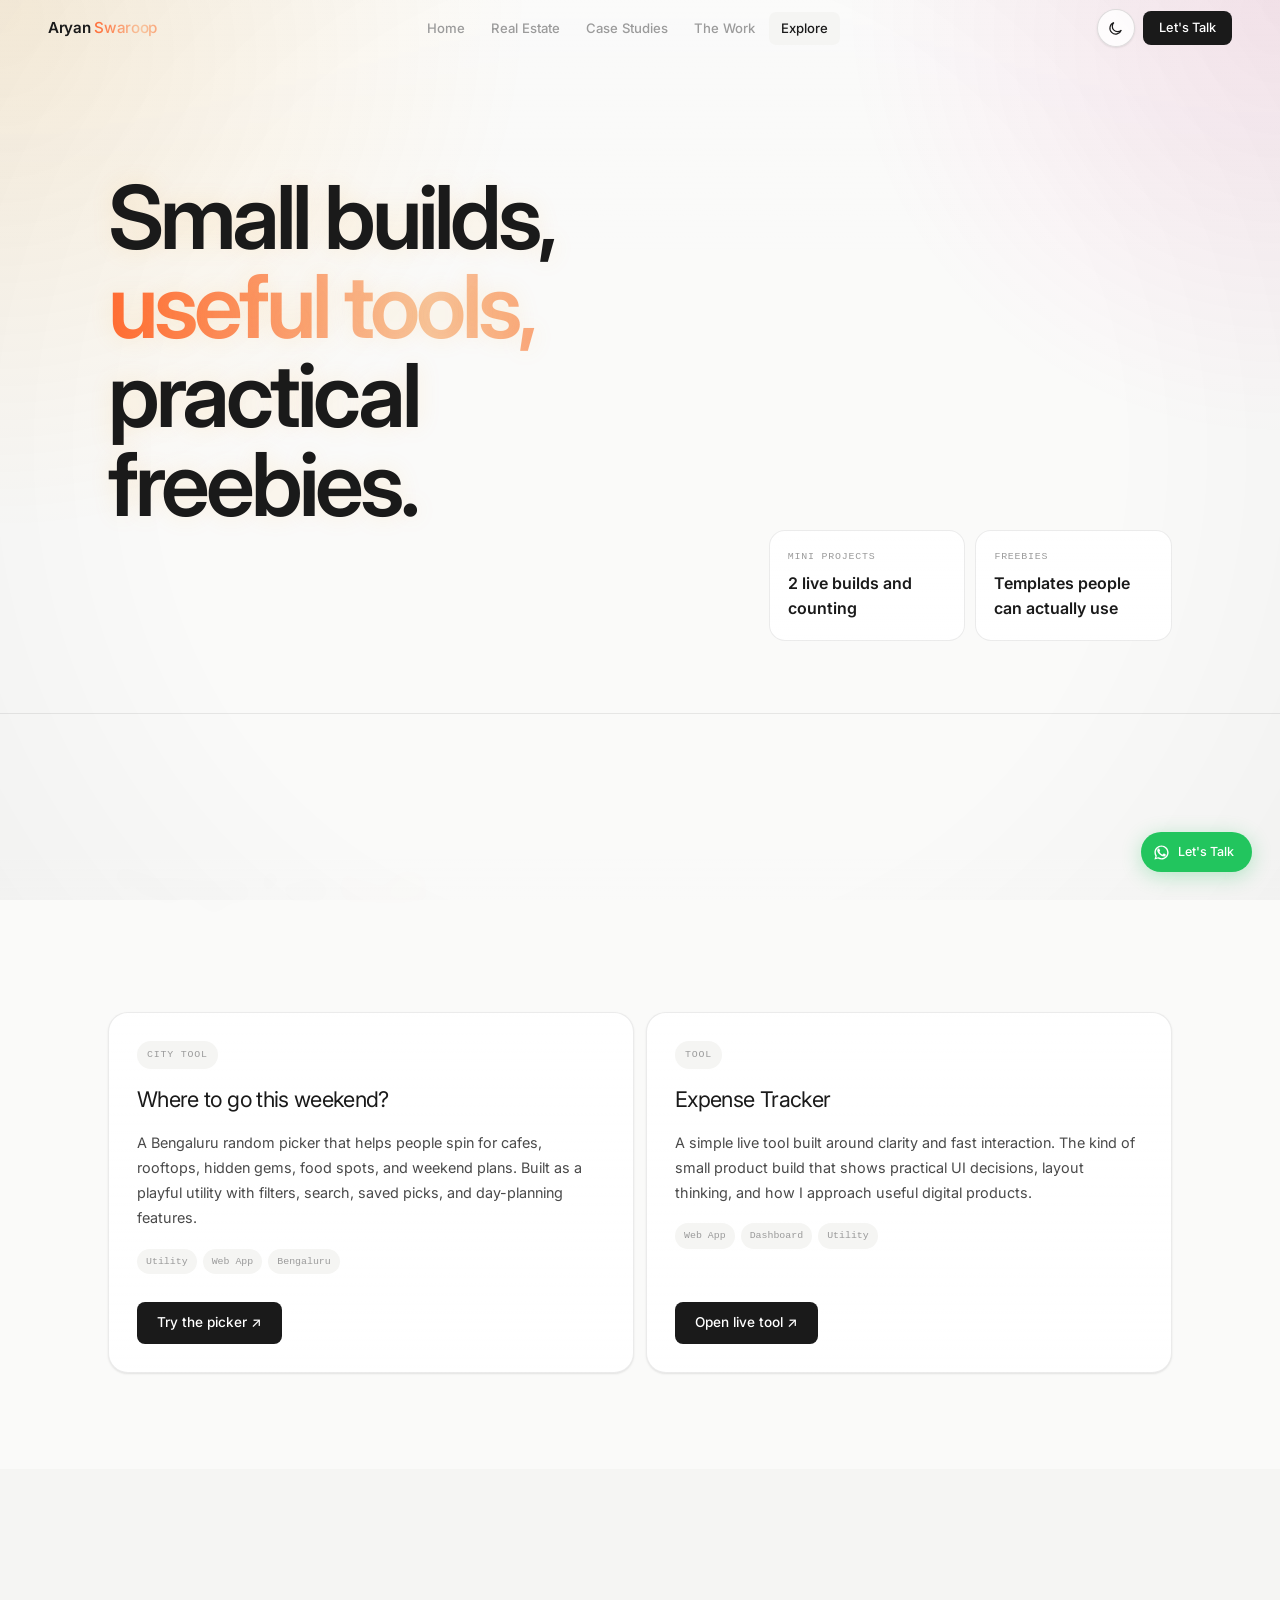
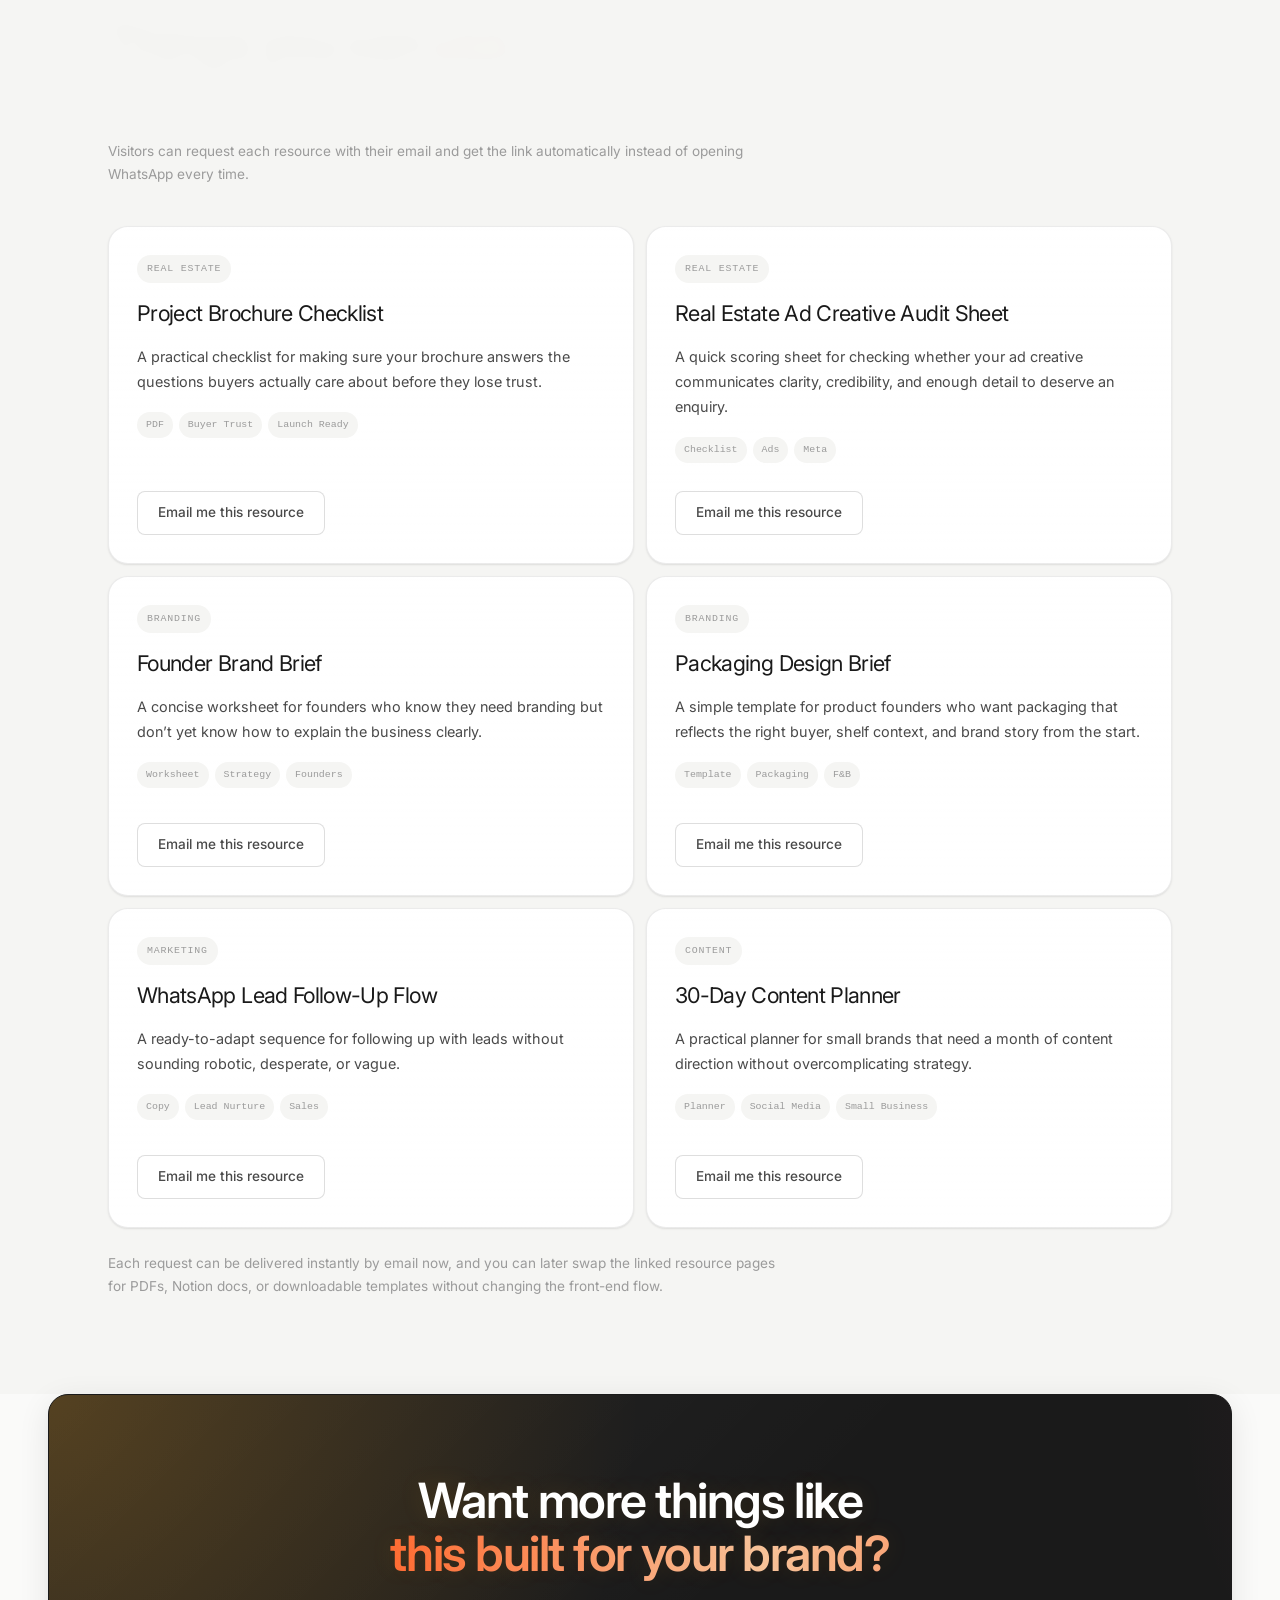
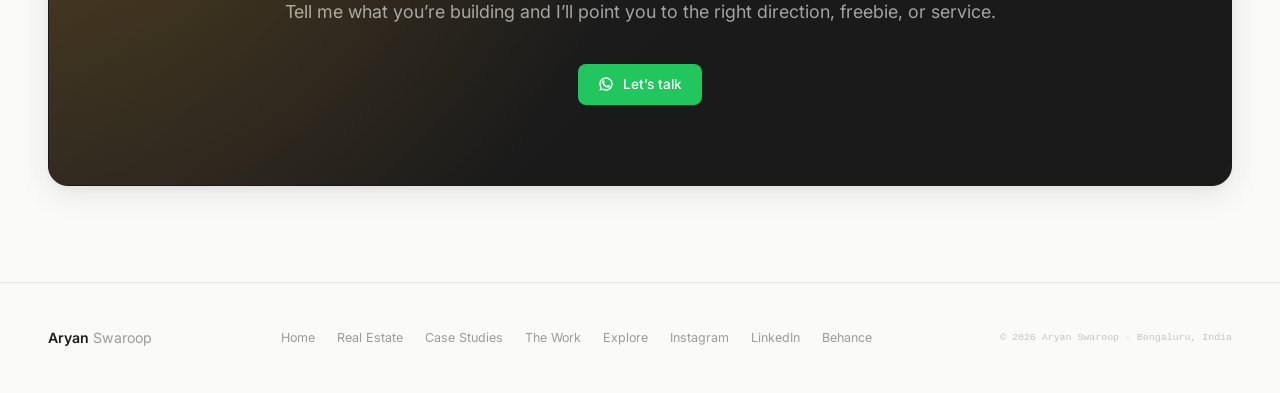
<file: explore.html>
<!DOCTYPE html>
<html lang="en">
<head>
<meta charset="UTF-8">
<meta name="viewport" content="width=device-width, initial-scale=1.0">
<meta name="description" content="Explore — mini projects, live experiments, and useful freebies by Aryan Swaroop for real estate, branding, and growing businesses.">
<meta property="og:title" content="Explore — Aryan Swaroop">
<meta property="og:description" content="Mini projects, experiments, and practical freebies.">
<title>Explore — Aryan Swaroop</title>
<link rel="icon" type="image/svg+xml" href="favicon.svg">
<link rel="preconnect" href="https://fonts.googleapis.com">
<link rel="preconnect" href="https://fonts.gstatic.com" crossorigin>
<link rel="stylesheet" href="https://fonts.googleapis.com/css2?family=Inter:ital,wght@0,300;0,400;0,500;0,600;1,400&display=swap">
<link rel="stylesheet" href="style.css">
<style>
.explore-hero{
  padding:140px var(--pad) 72px;
  border-bottom:1px solid var(--br);
}
.explore-hero-inner{
  display:grid;
  grid-template-columns:1.2fr .8fr;
  gap:56px;
  align-items:end;
}
.explore-title{
  font-size:clamp(3rem,7vw,5.5rem);
  line-height:1.01;
  letter-spacing:-.045em;
  margin-bottom:18px;
}
.explore-sub{max-width:560px;}
.explore-meta{
  display:grid;
  grid-template-columns:repeat(2,1fr);
  gap:10px;
}
.explore-meta-card{
  background:var(--bg-el);
  background-image:var(--surface-tint);
  border:1px solid var(--br);
  border-radius:16px;
  padding:18px;
}
.explore-meta-label{
  font-family:var(--mono);
  font-size:.62rem;
  letter-spacing:.08em;
  text-transform:uppercase;
  color:var(--tx3);
  margin-bottom:6px;
}
.explore-meta-value{
  font-size:1rem;
  font-weight:600;
  color:var(--tx);
}
.explore-section{padding:96px 0;}
.explore-section.alt{background:var(--bg-sub);}
.explore-grid{
  display:grid;
  grid-template-columns:repeat(2,1fr);
  gap:12px;
}
.explore-card{
  display:flex;
  flex-direction:column;
  justify-content:space-between;
  min-height:320px;
  padding:28px;
  background:var(--bg-el);
  background-image:var(--surface-tint);
  border:1px solid var(--br);
  border-radius:20px;
  box-shadow:var(--sh-sm);
  transition:transform .45s var(--ease),box-shadow .45s var(--ease),border-color .25s ease;
}
.explore-card:hover{
  transform:translateY(-8px) scale(1.01);
  box-shadow:var(--sh-hov);
  border-color:var(--br2);
}
.explore-card-top{
  display:flex;
  flex-direction:column;
  gap:18px;
}
.explore-card-kicker{
  display:inline-flex;
  align-items:center;
  gap:8px;
  width:max-content;
  font-family:var(--mono);
  font-size:.62rem;
  text-transform:uppercase;
  letter-spacing:.08em;
  color:var(--tx3);
  padding:6px 10px;
  border-radius:999px;
  background:var(--bg-sub);
}
.explore-card-title{
  font-size:1.35rem;
  line-height:1.15;
  letter-spacing:-.03em;
  color:var(--tx);
}
.explore-card-desc{
  font-size:.9rem;
  color:var(--tx2);
  line-height:1.75;
}
.explore-card-tags{
  display:flex;
  flex-wrap:wrap;
  gap:6px;
}
.explore-card-tags span{
  font-family:var(--mono);
  font-size:.62rem;
  color:var(--tx3);
  background:var(--bg-sub);
  padding:5px 9px;
  border-radius:999px;
}
.explore-card-actions{
  margin-top:28px;
  display:flex;
  gap:10px;
  flex-wrap:wrap;
}
.explore-card-link{
  display:inline-flex;
  align-items:center;
  gap:8px;
  font-family:var(--mono);
  font-size:.68rem;
  text-transform:uppercase;
  letter-spacing:.08em;
  color:var(--tx);
}
.explore-note{
  margin-top:24px;
  font-size:.85rem;
  color:var(--tx3);
  max-width:680px;
}
.resource-modal{
  position:fixed;
  inset:0;
  z-index:250;
  display:none;
  align-items:center;
  justify-content:center;
  padding:24px;
}
.resource-modal.open{display:flex;}
.resource-modal-backdrop{
  position:absolute;
  inset:0;
  background:rgba(6,4,10,.7);
  backdrop-filter:blur(10px);
}
.resource-modal-card{
  position:relative;
  width:min(520px,100%);
  background:var(--bg-el);
  background-image:var(--surface-tint);
  border:1px solid var(--br);
  border-radius:22px;
  padding:28px;
  box-shadow:var(--sh-lg);
}
.resource-modal-close{
  position:absolute;
  top:16px;
  right:16px;
  width:36px;
  height:36px;
  border-radius:999px;
  border:1px solid var(--br);
  background:var(--bg-sub);
  color:var(--tx);
}
.resource-modal-form{
  margin-top:22px;
  display:grid;
  gap:12px;
}
.resource-modal-form input{
  width:100%;
  border:1px solid var(--br);
  border-radius:12px;
  padding:14px 16px;
  background:var(--bg-sub);
  color:var(--tx);
  font:inherit;
}
.resource-modal-form input:focus{
  outline:none;
  border-color:var(--br2);
}
.resource-status{
  font-size:.82rem;
  line-height:1.6;
  color:var(--tx3);
  min-height:24px;
}
.resource-status.success{color:#2f9e44;}
body.theme-dark .resource-status.success{color:#9dffb5;}
.resource-status.error{color:#d9485f;}
.resource-meta{
  display:flex;
  gap:8px;
  flex-wrap:wrap;
  margin-top:14px;
}
.resource-meta span{
  font-family:var(--mono);
  font-size:.6rem;
  letter-spacing:.08em;
  text-transform:uppercase;
  color:var(--tx3);
  background:var(--bg-sub);
  padding:6px 10px;
  border-radius:999px;
}
@media (max-width:1024px){
  .explore-hero-inner{grid-template-columns:1fr;gap:32px;}
}
@media (max-width:768px){
  .explore-hero{padding:110px var(--pad) 48px;}
  .explore-grid{grid-template-columns:1fr;}
  .explore-meta{grid-template-columns:1fr;}
  .explore-card{min-height:auto;padding:24px;}
}
</style>
</head>
<body style="opacity:0;">

<div class="mob-overlay" id="mobOverlay">
  <button class="mob-close" id="mobClose" aria-label="Close menu">✕</button>
  <nav class="mob-nav">
    <a href="index.html" onclick="closeMob()">Home</a>
    <a href="real-estate.html" onclick="closeMob()">Real Estate</a>
    <a href="case-studies.html" onclick="closeMob()">Case Studies</a>
    <a href="work.html" onclick="closeMob()">The Work</a>
    <a href="explore.html" onclick="closeMob()">Explore</a>
    <a href="https://wa.me/916364224230?text=Hi%20Aryan%2C%20I%20found%20your%20Explore%20page%20and%20I%27d%20like%20to%20talk." target="_blank" rel="noopener" class="mob-cta" onclick="closeMob()">Let's Talk ↗</a>
  </nav>
</div>

<header class="site-header" id="siteHeader">
  <a href="index.html" class="logo">Aryan <span>Swaroop</span></a>
  <nav class="desktop-nav">
    <a href="index.html">Home</a>
    <a href="real-estate.html">Real Estate</a>
    <a href="case-studies.html">Case Studies</a>
    <a href="work.html">The Work</a>
    <a href="explore.html">Explore</a>
  </nav>
  <div class="header-right">
    <button class="theme-toggle" type="button" aria-label="Switch theme" aria-pressed="false"></button>
    <a href="https://wa.me/916364224230?text=Hi%20Aryan%2C%20I%20found%20your%20Explore%20page%20and%20I%27d%20like%20to%20talk." target="_blank" rel="noopener" class="cta-btn">Let's Talk</a>
    <button class="burger" id="burger" aria-label="Open menu"><span></span><span></span><span></span></button>
  </div>
</header>

<section class="explore-hero">
  <div class="container">
    <div class="explore-hero-inner">
      <div class="section-heading in-view">
        <span class="sec-label reveal">Explore</span>
        <h1 class="explore-title headline-glow reveal rd1" data-parallax data-parallax-speed="0.12">Small builds,<br><span class="grad-text">useful tools,</span><br>practical freebies.</h1>
        <p class="lead explore-sub reveal rd2">A lighter side of the portfolio: mini products, experiments, and free resources for real estate, brands, and founders who want practical clarity before they spend money.</p>
      </div>
      <div class="explore-meta reveal rd2">
        <div class="explore-meta-card">
          <div class="explore-meta-label">Mini Projects</div>
          <div class="explore-meta-value">2 live builds and counting</div>
        </div>
        <div class="explore-meta-card">
          <div class="explore-meta-label">Freebies</div>
          <div class="explore-meta-value">Templates people can actually use</div>
        </div>
      </div>
    </div>
  </div>
</section>

<section class="explore-section">
  <div class="container">
    <div class="section-heading reveal">
      <span class="sec-label">Mini Projects</span>
      <h2 class="headline-accent" style="margin-top:6px;margin-bottom:14px;">Things I’ve <span class="grad-text">built.</span></h2>
      <p class="lead" style="max-width:560px;">Live experiments, product ideas, and interfaces that show how I think when I’m building for utility, speed, and interaction.</p>
    </div>
    <div class="explore-grid" style="margin-top:40px;">
      <article class="explore-card reveal" data-parallax data-parallax-speed="0.05">
        <div class="explore-card-top">
          <span class="explore-card-kicker">City Tool</span>
          <div class="explore-card-title">Where to go this weekend?</div>
          <p class="explore-card-desc">A Bengaluru random picker that helps people spin for cafes, rooftops, hidden gems, food spots, and weekend plans. Built as a playful utility with filters, search, saved picks, and day-planning features.</p>
          <div class="explore-card-tags">
            <span>Utility</span>
            <span>Web App</span>
            <span>Bengaluru</span>
          </div>
        </div>
        <div class="explore-card-actions">
          <a class="btn-primary" href="https://aryanswaroopportfolio.vercel.app/" target="_blank" rel="noopener">Try the picker ↗</a>
        </div>
      </article>

      <article class="explore-card reveal rd1" data-parallax data-parallax-speed="0.08">
        <div class="explore-card-top">
          <span class="explore-card-kicker">Tool</span>
          <div class="explore-card-title">Expense Tracker</div>
          <p class="explore-card-desc">A simple live tool built around clarity and fast interaction. The kind of small product build that shows practical UI decisions, layout thinking, and how I approach useful digital products.</p>
          <div class="explore-card-tags">
            <span>Web App</span>
            <span>Dashboard</span>
            <span>Utility</span>
          </div>
        </div>
        <div class="explore-card-actions">
          <a class="btn-primary" href="https://expens-tracker-indol.vercel.app" target="_blank" rel="noopener">Open live tool ↗</a>
        </div>
      </article>
    </div>
  </div>
</section>

<section class="explore-section alt">
  <div class="container">
    <div class="section-heading reveal">
      <span class="sec-label">Freebies</span>
      <h2 class="headline-accent" style="margin-top:6px;margin-bottom:14px;">Things you can <span class="grad-text">use.</span></h2>
      <p class="lead" style="max-width:620px;">Free templates, checklists, and planning tools designed to be genuinely useful for developers, founders, and businesses before they hire anyone.</p>
      <p class="explore-note" style="margin-top:12px;">Visitors can request each resource with their email and get the link automatically instead of opening WhatsApp every time.</p>
    </div>
    <div class="explore-grid" style="margin-top:40px;">
      <article class="explore-card reveal">
        <div class="explore-card-top">
          <span class="explore-card-kicker">Real Estate</span>
          <div class="explore-card-title">Project Brochure Checklist</div>
          <p class="explore-card-desc">A practical checklist for making sure your brochure answers the questions buyers actually care about before they lose trust.</p>
          <div class="explore-card-tags">
            <span>PDF</span>
            <span>Buyer Trust</span>
            <span>Launch Ready</span>
          </div>
        </div>
        <div class="explore-card-actions">
          <button class="btn-secondary resource-trigger" type="button" data-resource-id="project-brochure-checklist" data-resource-title="Project Brochure Checklist">Email me this resource</button>
        </div>
      </article>

      <article class="explore-card reveal rd1">
        <div class="explore-card-top">
          <span class="explore-card-kicker">Real Estate</span>
          <div class="explore-card-title">Real Estate Ad Creative Audit Sheet</div>
          <p class="explore-card-desc">A quick scoring sheet for checking whether your ad creative communicates clarity, credibility, and enough detail to deserve an enquiry.</p>
          <div class="explore-card-tags">
            <span>Checklist</span>
            <span>Ads</span>
            <span>Meta</span>
          </div>
        </div>
        <div class="explore-card-actions">
          <button class="btn-secondary resource-trigger" type="button" data-resource-id="real-estate-ad-creative-audit" data-resource-title="Real Estate Ad Creative Audit Sheet">Email me this resource</button>
        </div>
      </article>

      <article class="explore-card reveal">
        <div class="explore-card-top">
          <span class="explore-card-kicker">Branding</span>
          <div class="explore-card-title">Founder Brand Brief</div>
          <p class="explore-card-desc">A concise worksheet for founders who know they need branding but don’t yet know how to explain the business clearly.</p>
          <div class="explore-card-tags">
            <span>Worksheet</span>
            <span>Strategy</span>
            <span>Founders</span>
          </div>
        </div>
        <div class="explore-card-actions">
          <button class="btn-secondary resource-trigger" type="button" data-resource-id="founder-brand-brief" data-resource-title="Founder Brand Brief">Email me this resource</button>
        </div>
      </article>

      <article class="explore-card reveal rd1">
        <div class="explore-card-top">
          <span class="explore-card-kicker">Branding</span>
          <div class="explore-card-title">Packaging Design Brief</div>
          <p class="explore-card-desc">A simple template for product founders who want packaging that reflects the right buyer, shelf context, and brand story from the start.</p>
          <div class="explore-card-tags">
            <span>Template</span>
            <span>Packaging</span>
            <span>F&amp;B</span>
          </div>
        </div>
        <div class="explore-card-actions">
          <button class="btn-secondary resource-trigger" type="button" data-resource-id="packaging-design-brief" data-resource-title="Packaging Design Brief">Email me this resource</button>
        </div>
      </article>

      <article class="explore-card reveal">
        <div class="explore-card-top">
          <span class="explore-card-kicker">Marketing</span>
          <div class="explore-card-title">WhatsApp Lead Follow-Up Flow</div>
          <p class="explore-card-desc">A ready-to-adapt sequence for following up with leads without sounding robotic, desperate, or vague.</p>
          <div class="explore-card-tags">
            <span>Copy</span>
            <span>Lead Nurture</span>
            <span>Sales</span>
          </div>
        </div>
        <div class="explore-card-actions">
          <button class="btn-secondary resource-trigger" type="button" data-resource-id="whatsapp-lead-follow-up-flow" data-resource-title="WhatsApp Lead Follow-Up Flow">Email me this resource</button>
        </div>
      </article>

      <article class="explore-card reveal rd1">
        <div class="explore-card-top">
          <span class="explore-card-kicker">Content</span>
          <div class="explore-card-title">30-Day Content Planner</div>
          <p class="explore-card-desc">A practical planner for small brands that need a month of content direction without overcomplicating strategy.</p>
          <div class="explore-card-tags">
            <span>Planner</span>
            <span>Social Media</span>
            <span>Small Business</span>
          </div>
        </div>
        <div class="explore-card-actions">
          <button class="btn-secondary resource-trigger" type="button" data-resource-id="30-day-content-planner" data-resource-title="30-Day Content Planner">Email me this resource</button>
        </div>
      </article>
    </div>
    <p class="explore-note reveal">Each request can be delivered instantly by email now, and you can later swap the linked resource pages for PDFs, Notion docs, or downloadable templates without changing the front-end flow.</p>
  </div>
</section>

<div class="cta-band reveal">
  <h2 class="headline-glow">Want more things like<br><span class="grad-text">this built for your brand?</span></h2>
  <p class="lead">Tell me what you’re building and I’ll point you to the right direction, freebie, or service.</p>
  <a href="https://wa.me/916364224230?text=Hi%20Aryan%2C%20I%20went%20through%20your%20Explore%20page%20and%20I%27d%20like%20to%20discuss%20a%20project." target="_blank" rel="noopener" class="btn-wa">
    <svg viewBox="0 0 24 24" fill="white" width="16" height="16"><path d="M17.472 14.382c-.297-.149-1.758-.867-2.03-.967-.273-.099-.471-.148-.67.15-.197.297-.767.966-.94 1.164-.173.199-.347.223-.644.075-.297-.15-1.255-.463-2.39-1.475-.883-.788-1.48-1.761-1.653-2.059-.173-.297-.018-.458.13-.606.134-.133.298-.347.446-.52.149-.174.198-.298.298-.497.099-.198.05-.371-.025-.52-.075-.149-.669-1.612-.916-2.207-.242-.579-.487-.5-.669-.51-.173-.008-.371-.01-.57-.01-.198 0-.52.074-.792.372-.272.297-1.04 1.016-1.04 2.479 0 1.462 1.065 2.875 1.213 3.074.149.198 2.096 3.2 5.077 4.487.709.306 1.262.489 1.694.625.712.227 1.36.195 1.871.118.571-.085 1.758-.719 2.006-1.413.248-.694.248-1.289.173-1.413-.074-.124-.272-.198-.57-.347z"/><path d="M12 2C6.477 2 2 6.477 2 12c0 1.89.525 3.66 1.438 5.168L2 22l4.978-1.405A9.96 9.96 0 0012 22c5.523 0 10-4.477 10-10S17.523 2 12 2zm0 18a7.96 7.96 0 01-4.076-1.125l-.292-.174-3.035.857.844-3.083-.19-.3A7.96 7.96 0 014 12c0-4.411 3.589-8 8-8s8 3.589 8 8-3.589 8-8 8z"/></svg>
    Let’s talk
  </a>
</div>

<footer class="site-footer">
  <div class="footer-logo">Aryan <span>Swaroop</span></div>
  <nav class="footer-links">
    <a href="index.html">Home</a>
    <a href="real-estate.html">Real Estate</a>
    <a href="case-studies.html">Case Studies</a>
    <a href="work.html">The Work</a>
    <a href="explore.html">Explore</a>
    <a href="https://www.instagram.com/arya.nswaroop/" target="_blank" rel="noopener">Instagram</a>
    <a href="https://www.linkedin.com/in/aryanswaroop/" target="_blank" rel="noopener">LinkedIn</a>
    <a href="https://www.behance.net/Aryan-swaroop" target="_blank" rel="noopener">Behance</a>
  </nav>
  <p class="footer-copy">© 2026 Aryan Swaroop · Bengaluru, India</p>
</footer>

<a href="https://wa.me/916364224230?text=Hi%20Aryan%2C%20I%20found%20your%20Explore%20page%20and%20I%27d%20like%20to%20talk." target="_blank" rel="noopener" class="wa-fab" aria-label="WhatsApp">
  <svg viewBox="0 0 24 24" fill="white"><path d="M17.472 14.382c-.297-.149-1.758-.867-2.03-.967-.273-.099-.471-.148-.67.15-.197.297-.767.966-.94 1.164-.173.199-.347.223-.644.075-.297-.15-1.255-.463-2.39-1.475-.883-.788-1.48-1.761-1.653-2.059-.173-.297-.018-.458.13-.606.134-.133.298-.347.446-.52.149-.174.198-.298.298-.497.099-.198.05-.371-.025-.52-.075-.149-.669-1.612-.916-2.207-.242-.579-.487-.5-.669-.51-.173-.008-.371-.01-.57-.01-.198 0-.52.074-.792.372-.272.297-1.04 1.016-1.04 2.479 0 1.462 1.065 2.875 1.213 3.074.149.198 2.096 3.2 5.077 4.487.709.306 1.262.489 1.694.625.712.227 1.36.195 1.871.118.571-.085 1.758-.719 2.006-1.413.248-.694.248-1.289.173-1.413-.074-.124-.272-.198-.57-.347z"/><path d="M12 2C6.477 2 2 6.477 2 12c0 1.89.525 3.66 1.438 5.168L2 22l4.978-1.405A9.96 9.96 0 0012 22c5.523 0 10-4.477 10-10S17.523 2 12 2zm0 18a7.96 7.96 0 01-4.076-1.125l-.292-.174-3.035.857.844-3.083-.19-.3A7.96 7.96 0 014 12c0-4.411 3.589-8 8-8s8 3.589 8 8-3.589 8-8 8z"/></svg>
  <span class="wa-fab-label">Let's Talk</span>
</a>

<div class="resource-modal" id="resourceModal" aria-hidden="true">
  <div class="resource-modal-backdrop" id="resourceModalBackdrop"></div>
  <div class="resource-modal-card">
    <button class="resource-modal-close" id="resourceModalClose" type="button" aria-label="Close form">✕</button>
    <span class="sec-label" style="margin-bottom:8px;">Instant Resource Delivery</span>
    <h3 id="resourceModalTitle" style="margin-bottom:10px;">Get this resource by email</h3>
    <p style="font-size:.9rem;color:var(--tx2);line-height:1.7;">Enter your email and the resource link will be sent automatically. You can later swap the linked page for a PDF or tool download without changing this flow.</p>
    <div class="resource-meta">
      <span>No WhatsApp required</span>
      <span>Delivered automatically</span>
      <span>Works with Vercel + email API</span>
    </div>
    <form class="resource-modal-form" id="resourceForm">
      <input type="text" id="resourceName" name="name" placeholder="Your name (optional)">
      <input type="email" id="resourceEmail" name="email" placeholder="Your email address" required>
      <input type="hidden" id="resourceId" name="resourceId">
      <button class="btn-primary" type="submit">Send it to my inbox</button>
      <div class="resource-status" id="resourceStatus"></div>
    </form>
  </div>
</div>

<script src="shared.js"></script>
<script>
(function(){
  var modal=document.getElementById('resourceModal');
  var modalTitle=document.getElementById('resourceModalTitle');
  var backdrop=document.getElementById('resourceModalBackdrop');
  var closeBtn=document.getElementById('resourceModalClose');
  var form=document.getElementById('resourceForm');
  var resourceId=document.getElementById('resourceId');
  var resourceEmail=document.getElementById('resourceEmail');
  var status=document.getElementById('resourceStatus');

  function openModal(id,title){
    resourceId.value=id;
    modalTitle.textContent='Get "'+title+'" by email';
    status.textContent='';
    status.className='resource-status';
    modal.classList.add('open');
    modal.setAttribute('aria-hidden','false');
    document.body.classList.add('no-scroll');
    setTimeout(function(){resourceEmail.focus();},30);
  }

  function closeModal(){
    modal.classList.remove('open');
    modal.setAttribute('aria-hidden','true');
    document.body.classList.remove('no-scroll');
    form.reset();
    status.textContent='';
    status.className='resource-status';
  }

  document.querySelectorAll('.resource-trigger').forEach(function(btn){
    btn.addEventListener('click',function(){
      openModal(btn.dataset.resourceId,btn.dataset.resourceTitle);
    });
  });

  backdrop.addEventListener('click',closeModal);
  closeBtn.addEventListener('click',closeModal);
  document.addEventListener('keydown',function(e){
    if(e.key==='Escape'&&modal.classList.contains('open')) closeModal();
  });

  form.addEventListener('submit',async function(e){
    e.preventDefault();
    status.textContent='Sending your resource...';
    status.className='resource-status';
    try{
      var res=await fetch('/api/send-resource',{
        method:'POST',
        headers:{'Content-Type':'application/json'},
        body:JSON.stringify({
          name:document.getElementById('resourceName').value.trim(),
          email:resourceEmail.value.trim(),
          resourceId:resourceId.value
        })
      });
      var data=await res.json();
      if(!res.ok) throw new Error(data.error||'Could not send the resource right now.');
      status.textContent='Done. Check your inbox for the resource link.';
      status.className='resource-status success';
      setTimeout(closeModal,1800);
    }catch(err){
      status.textContent=err.message||'Something went wrong. Please try again.';
      status.className='resource-status error';
    }
  });
})();
</script>
</body>
</html>
</file>
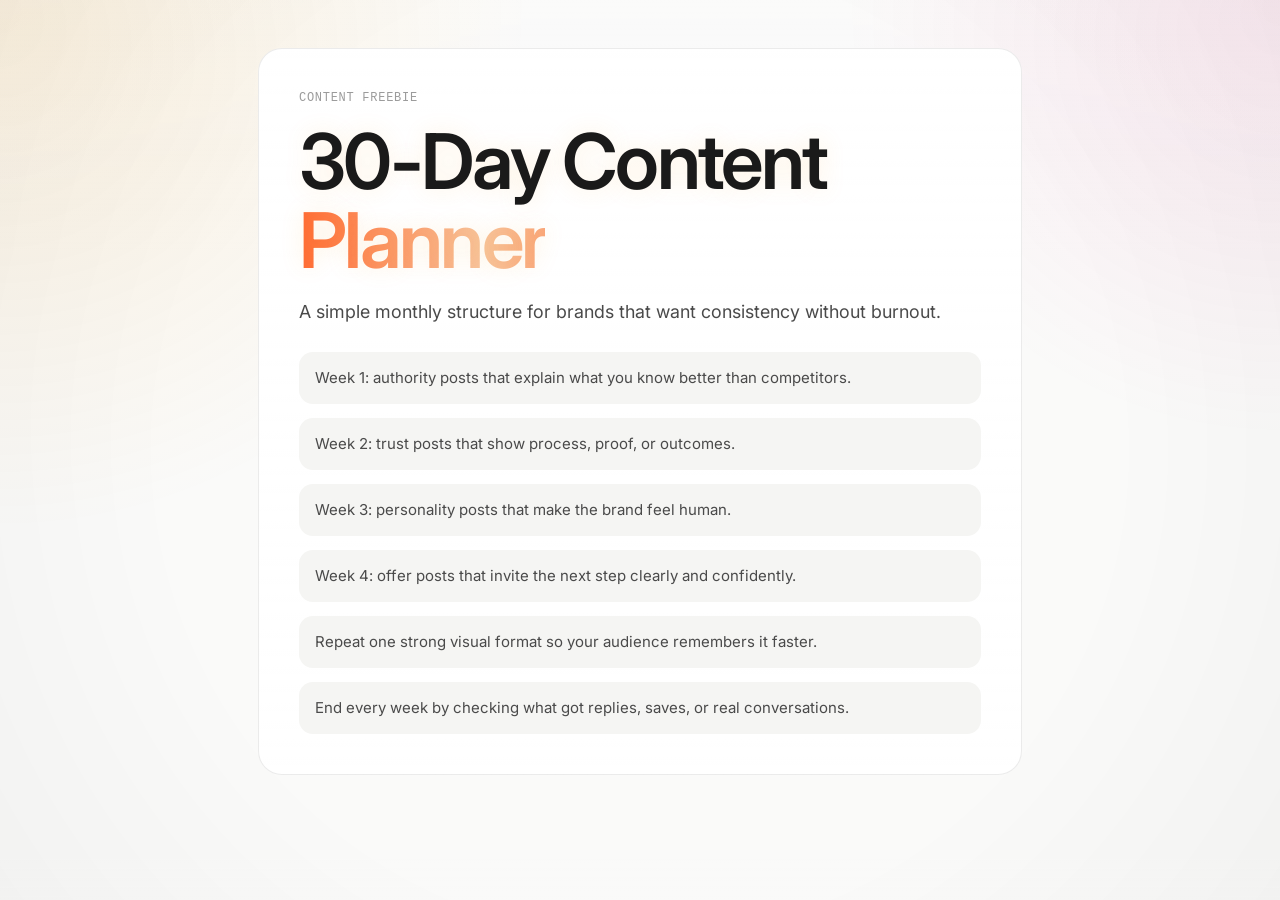
<file: resources/30-day-content-planner.html>
<!DOCTYPE html>
<html lang="en"><head><meta charset="UTF-8"><meta name="viewport" content="width=device-width, initial-scale=1.0"><title>30-Day Content Planner</title><link rel="stylesheet" href="../style.css"><style>body{opacity:1;padding:48px 0;}.resource-page{max-width:860px;margin:0 auto;padding:0 var(--pad);}.resource-card{background:var(--bg-el);background-image:var(--surface-tint);border:1px solid var(--br);border-radius:24px;padding:40px;}.resource-list{display:grid;gap:14px;margin-top:24px;}.resource-item{padding:14px 16px;border-radius:14px;background:var(--bg-sub);color:var(--tx2);}</style></head><body><div class="resource-page"><div class="resource-card"><span class="sec-label">Content Freebie</span><h1 class="headline-glow">30-Day Content <span class="grad-text">Planner</span></h1><p class="lead" style="margin-top:16px;">A simple monthly structure for brands that want consistency without burnout.</p><div class="resource-list"><div class="resource-item">Week 1: authority posts that explain what you know better than competitors.</div><div class="resource-item">Week 2: trust posts that show process, proof, or outcomes.</div><div class="resource-item">Week 3: personality posts that make the brand feel human.</div><div class="resource-item">Week 4: offer posts that invite the next step clearly and confidently.</div><div class="resource-item">Repeat one strong visual format so your audience remembers it faster.</div><div class="resource-item">End every week by checking what got replies, saves, or real conversations.</div></div></div></div></body></html>
</file>
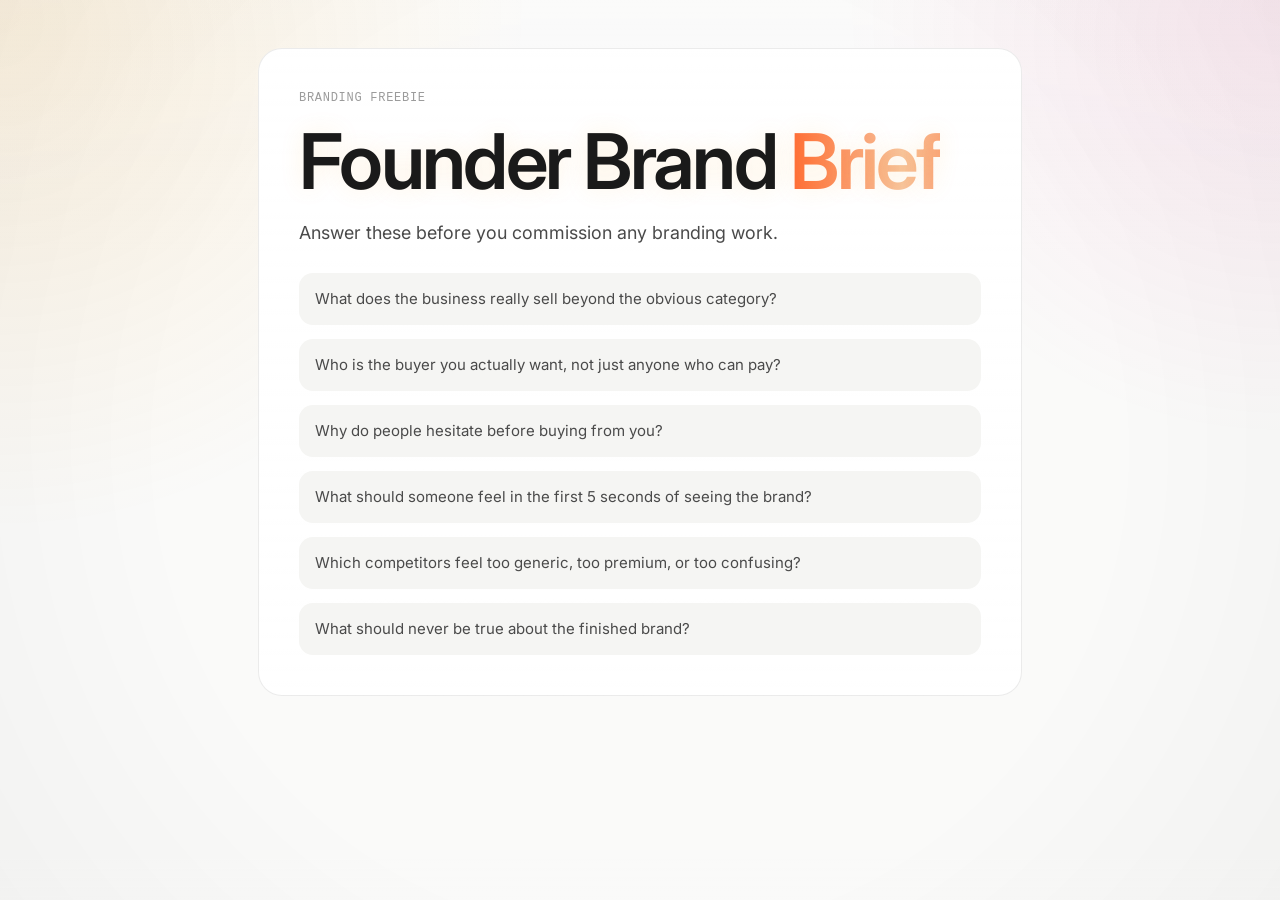
<file: resources/founder-brand-brief.html>
<!DOCTYPE html>
<html lang="en"><head><meta charset="UTF-8"><meta name="viewport" content="width=device-width, initial-scale=1.0"><title>Founder Brand Brief</title><link rel="stylesheet" href="../style.css"><style>body{opacity:1;padding:48px 0;}.resource-page{max-width:860px;margin:0 auto;padding:0 var(--pad);}.resource-card{background:var(--bg-el);background-image:var(--surface-tint);border:1px solid var(--br);border-radius:24px;padding:40px;}.resource-list{display:grid;gap:14px;margin-top:24px;}.resource-item{padding:14px 16px;border-radius:14px;background:var(--bg-sub);color:var(--tx2);}</style></head><body><div class="resource-page"><div class="resource-card"><span class="sec-label">Branding Freebie</span><h1 class="headline-glow">Founder Brand <span class="grad-text">Brief</span></h1><p class="lead" style="margin-top:16px;">Answer these before you commission any branding work.</p><div class="resource-list"><div class="resource-item">What does the business really sell beyond the obvious category?</div><div class="resource-item">Who is the buyer you actually want, not just anyone who can pay?</div><div class="resource-item">Why do people hesitate before buying from you?</div><div class="resource-item">What should someone feel in the first 5 seconds of seeing the brand?</div><div class="resource-item">Which competitors feel too generic, too premium, or too confusing?</div><div class="resource-item">What should never be true about the finished brand?</div></div></div></div></body></html>
</file>
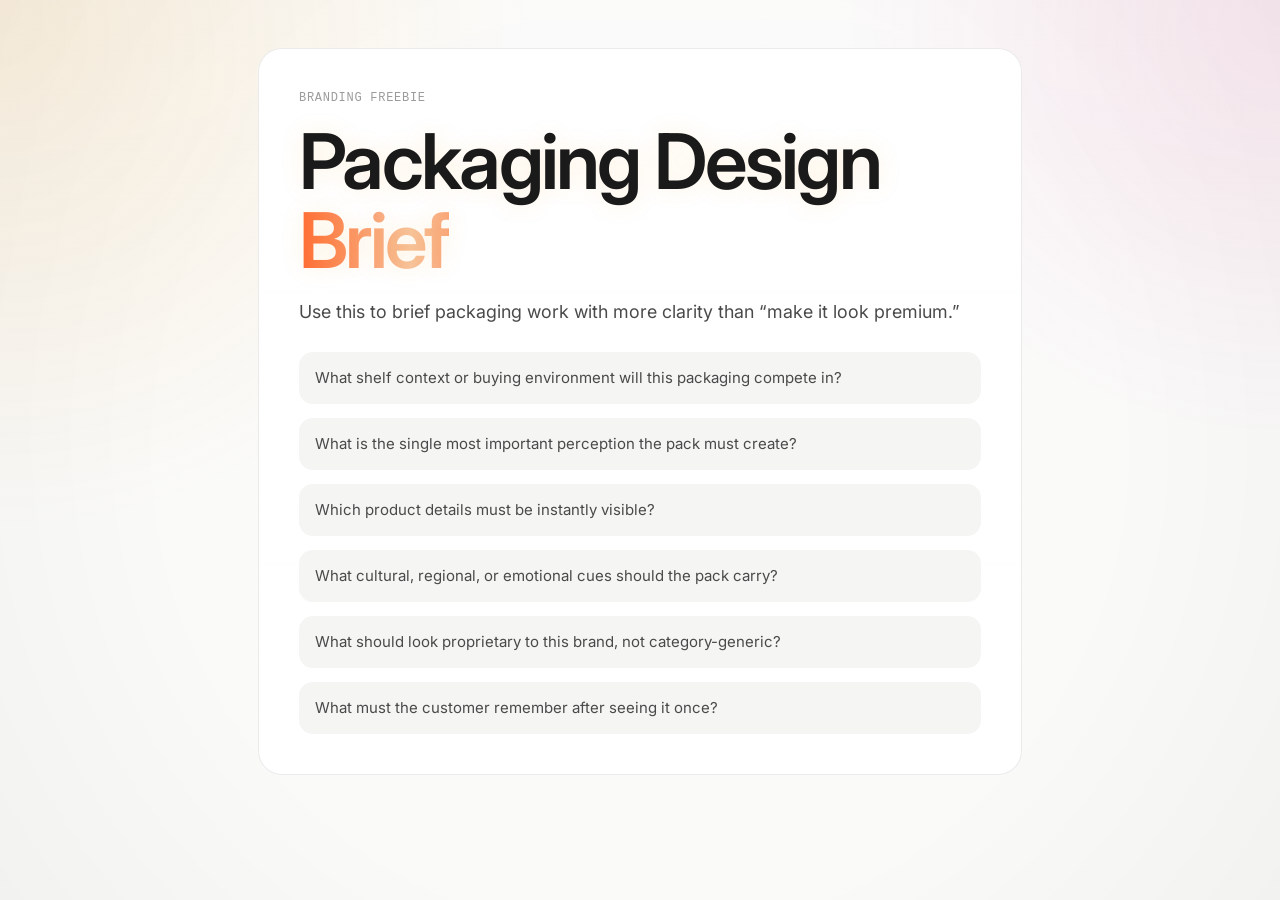
<file: resources/packaging-design-brief.html>
<!DOCTYPE html>
<html lang="en"><head><meta charset="UTF-8"><meta name="viewport" content="width=device-width, initial-scale=1.0"><title>Packaging Design Brief</title><link rel="stylesheet" href="../style.css"><style>body{opacity:1;padding:48px 0;}.resource-page{max-width:860px;margin:0 auto;padding:0 var(--pad);}.resource-card{background:var(--bg-el);background-image:var(--surface-tint);border:1px solid var(--br);border-radius:24px;padding:40px;}.resource-list{display:grid;gap:14px;margin-top:24px;}.resource-item{padding:14px 16px;border-radius:14px;background:var(--bg-sub);color:var(--tx2);}</style></head><body><div class="resource-page"><div class="resource-card"><span class="sec-label">Branding Freebie</span><h1 class="headline-glow">Packaging Design <span class="grad-text">Brief</span></h1><p class="lead" style="margin-top:16px;">Use this to brief packaging work with more clarity than “make it look premium.”</p><div class="resource-list"><div class="resource-item">What shelf context or buying environment will this packaging compete in?</div><div class="resource-item">What is the single most important perception the pack must create?</div><div class="resource-item">Which product details must be instantly visible?</div><div class="resource-item">What cultural, regional, or emotional cues should the pack carry?</div><div class="resource-item">What should look proprietary to this brand, not category-generic?</div><div class="resource-item">What must the customer remember after seeing it once?</div></div></div></div></body></html>
</file>
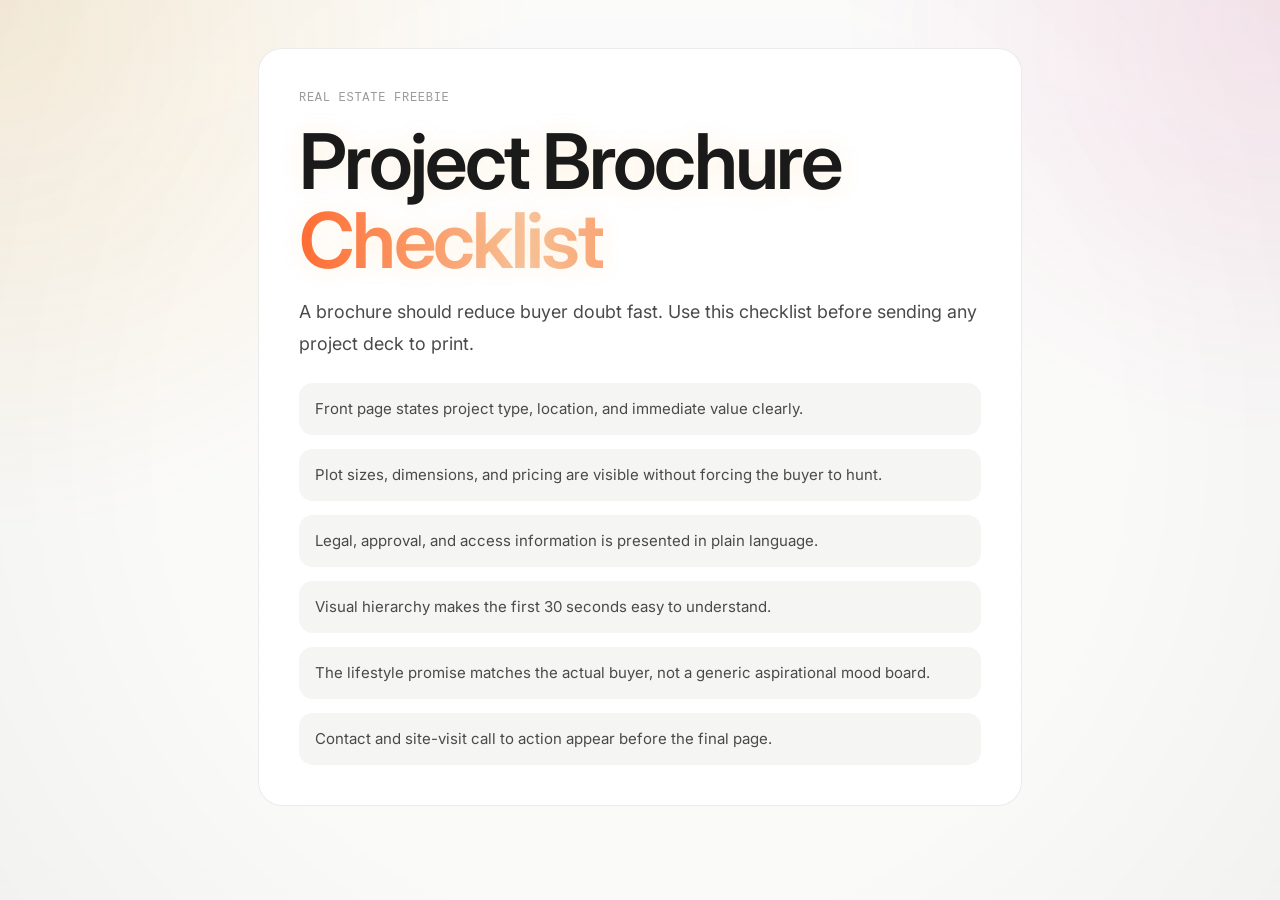
<file: resources/project-brochure-checklist.html>
<!DOCTYPE html>
<html lang="en">
<head>
<meta charset="UTF-8">
<meta name="viewport" content="width=device-width, initial-scale=1.0">
<title>Project Brochure Checklist</title>
<link rel="stylesheet" href="../style.css">
<style>
body{opacity:1;padding:48px 0;}
.resource-page{max-width:860px;margin:0 auto;padding:0 var(--pad);}
.resource-card{background:var(--bg-el);background-image:var(--surface-tint);border:1px solid var(--br);border-radius:24px;padding:40px;}
.resource-list{display:grid;gap:14px;margin-top:24px;}
.resource-item{padding:14px 16px;border-radius:14px;background:var(--bg-sub);color:var(--tx2);}
</style>
</head>
<body>
<div class="resource-page">
  <div class="resource-card">
    <span class="sec-label">Real Estate Freebie</span>
    <h1 class="headline-glow">Project Brochure <span class="grad-text">Checklist</span></h1>
    <p class="lead" style="margin-top:16px;">A brochure should reduce buyer doubt fast. Use this checklist before sending any project deck to print.</p>
    <div class="resource-list">
      <div class="resource-item">Front page states project type, location, and immediate value clearly.</div>
      <div class="resource-item">Plot sizes, dimensions, and pricing are visible without forcing the buyer to hunt.</div>
      <div class="resource-item">Legal, approval, and access information is presented in plain language.</div>
      <div class="resource-item">Visual hierarchy makes the first 30 seconds easy to understand.</div>
      <div class="resource-item">The lifestyle promise matches the actual buyer, not a generic aspirational mood board.</div>
      <div class="resource-item">Contact and site-visit call to action appear before the final page.</div>
    </div>
  </div>
</div>
</body>
</html>
</file>
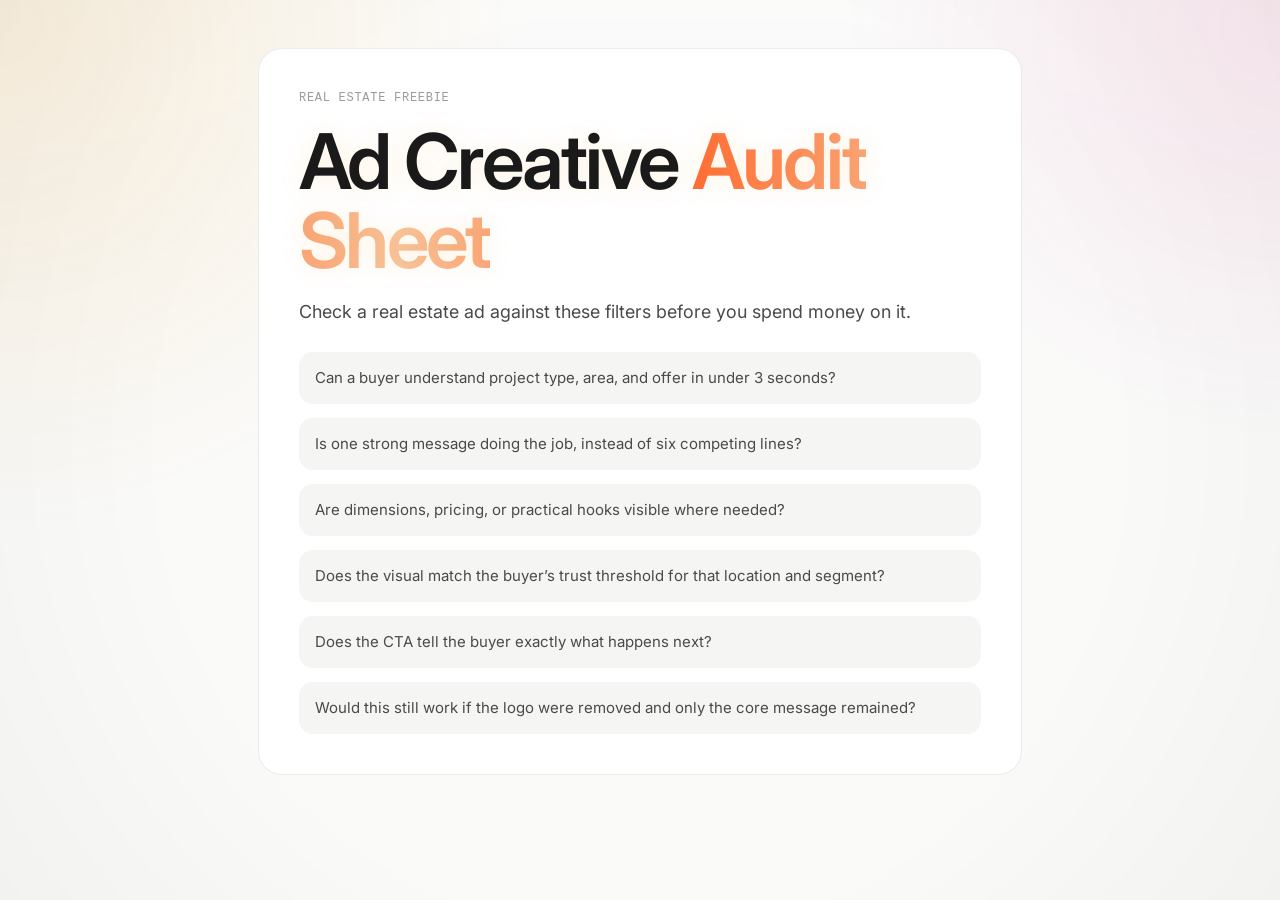
<file: resources/real-estate-ad-creative-audit.html>
<!DOCTYPE html>
<html lang="en"><head><meta charset="UTF-8"><meta name="viewport" content="width=device-width, initial-scale=1.0"><title>Real Estate Ad Creative Audit</title><link rel="stylesheet" href="../style.css"><style>body{opacity:1;padding:48px 0;}.resource-page{max-width:860px;margin:0 auto;padding:0 var(--pad);}.resource-card{background:var(--bg-el);background-image:var(--surface-tint);border:1px solid var(--br);border-radius:24px;padding:40px;}.resource-list{display:grid;gap:14px;margin-top:24px;}.resource-item{padding:14px 16px;border-radius:14px;background:var(--bg-sub);color:var(--tx2);}</style></head><body><div class="resource-page"><div class="resource-card"><span class="sec-label">Real Estate Freebie</span><h1 class="headline-glow">Ad Creative <span class="grad-text">Audit Sheet</span></h1><p class="lead" style="margin-top:16px;">Check a real estate ad against these filters before you spend money on it.</p><div class="resource-list"><div class="resource-item">Can a buyer understand project type, area, and offer in under 3 seconds?</div><div class="resource-item">Is one strong message doing the job, instead of six competing lines?</div><div class="resource-item">Are dimensions, pricing, or practical hooks visible where needed?</div><div class="resource-item">Does the visual match the buyer’s trust threshold for that location and segment?</div><div class="resource-item">Does the CTA tell the buyer exactly what happens next?</div><div class="resource-item">Would this still work if the logo were removed and only the core message remained?</div></div></div></div></body></html>
</file>
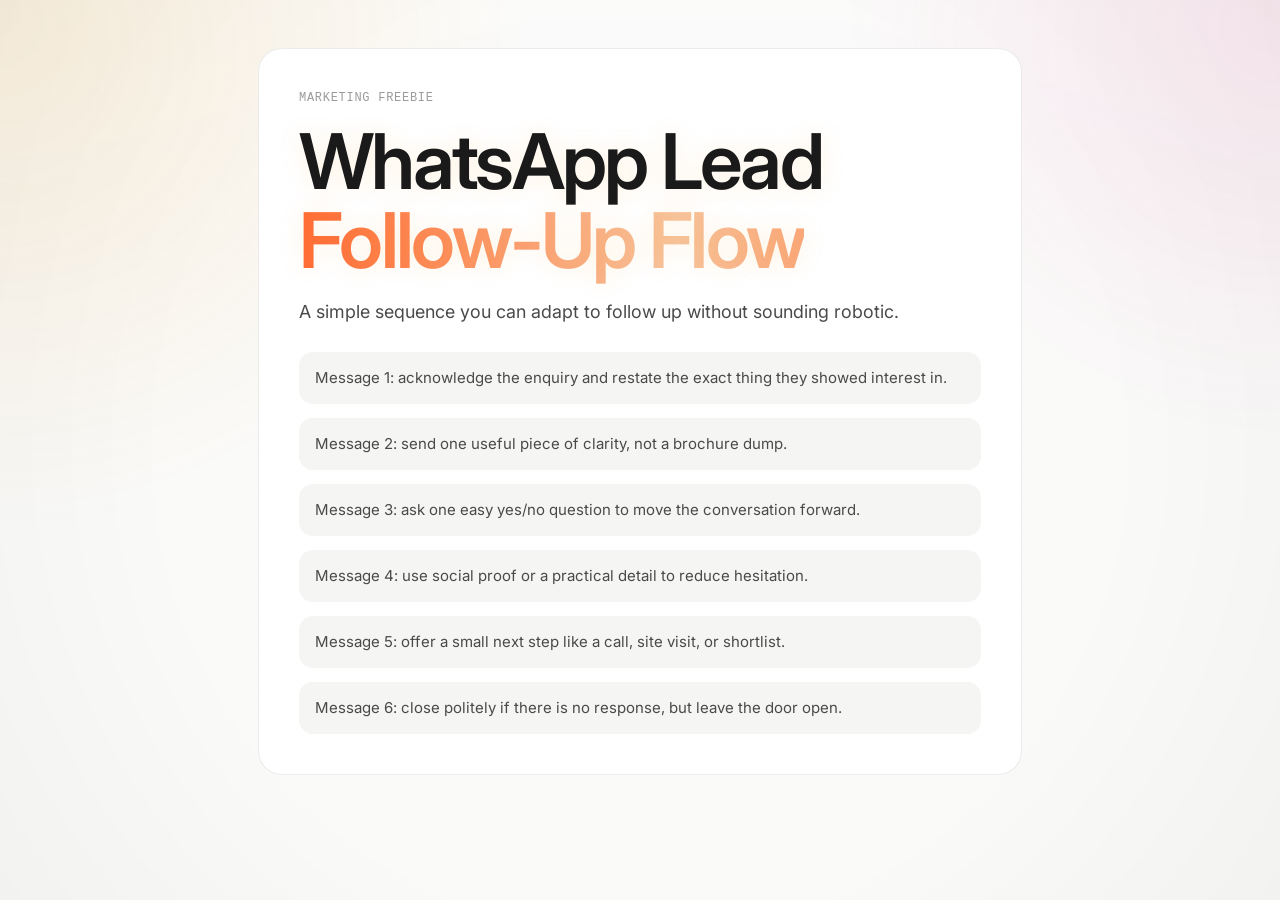
<file: resources/whatsapp-lead-follow-up-flow.html>
<!DOCTYPE html>
<html lang="en"><head><meta charset="UTF-8"><meta name="viewport" content="width=device-width, initial-scale=1.0"><title>WhatsApp Lead Follow-Up Flow</title><link rel="stylesheet" href="../style.css"><style>body{opacity:1;padding:48px 0;}.resource-page{max-width:860px;margin:0 auto;padding:0 var(--pad);}.resource-card{background:var(--bg-el);background-image:var(--surface-tint);border:1px solid var(--br);border-radius:24px;padding:40px;}.resource-list{display:grid;gap:14px;margin-top:24px;}.resource-item{padding:14px 16px;border-radius:14px;background:var(--bg-sub);color:var(--tx2);}</style></head><body><div class="resource-page"><div class="resource-card"><span class="sec-label">Marketing Freebie</span><h1 class="headline-glow">WhatsApp Lead <span class="grad-text">Follow-Up Flow</span></h1><p class="lead" style="margin-top:16px;">A simple sequence you can adapt to follow up without sounding robotic.</p><div class="resource-list"><div class="resource-item">Message 1: acknowledge the enquiry and restate the exact thing they showed interest in.</div><div class="resource-item">Message 2: send one useful piece of clarity, not a brochure dump.</div><div class="resource-item">Message 3: ask one easy yes/no question to move the conversation forward.</div><div class="resource-item">Message 4: use social proof or a practical detail to reduce hesitation.</div><div class="resource-item">Message 5: offer a small next step like a call, site visit, or shortlist.</div><div class="resource-item">Message 6: close politely if there is no response, but leave the door open.</div></div></div></div></body></html>
</file>
<file: style.css>
@import url('https://fonts.googleapis.com/css2?family=Inter:ital,wght@0,300;0,400;0,500;0,600;1,400&display=swap');

*,*::before,*::after{box-sizing:border-box;margin:0;padding:0;}
img{display:block;max-width:100%;}
a{text-decoration:none;color:inherit;}
button{border:none;background:none;cursor:pointer;font:inherit;}
ul,ol{list-style:none;}

:root{
  --bg:       #FAFAF9;
  --bg-el:    #FFFFFF;
  --bg-sub:   #F5F5F3;
  --bg-hov:   #F0F0EE;
  --tx:       #1A1A1A;
  --tx2:      #4A4A4A;
  --tx3:      #9B9B9B;
  --tx4:      #C4C4C4;
  --br:       rgba(0,0,0,0.08);
  --br2:      rgba(0,0,0,0.13);
  --sh-sm:    0 1px 3px rgba(0,0,0,.05),0 1px 2px rgba(0,0,0,.06);
  --sh-md:    0 4px 16px rgba(0,0,0,.07),0 2px 4px rgba(0,0,0,.04);
  --sh-lg:    0 8px 32px rgba(0,0,0,.09),0 4px 8px rgba(0,0,0,.04);
  --sh-hov:   0 16px 48px rgba(0,0,0,.11),0 4px 12px rgba(0,0,0,.05);
  --sans:     'Inter','Geist',system-ui,sans-serif;
  --mono:     'Geist Mono','Courier New',monospace;
  --max:      1160px;
  --pad:      48px;
  --ease:     cubic-bezier(.16,1,.3,1);
  --bg-ambient:
    radial-gradient(circle at top left, rgba(245,158,11,.12), transparent 34%),
    radial-gradient(circle at top right, rgba(236,72,153,.10), transparent 28%),
    linear-gradient(180deg, rgba(255,255,255,.18), transparent 28%);
  --surface-tint: linear-gradient(180deg, rgba(255,255,255,.88), rgba(255,255,255,.72));
  --hero-glow: rgba(245,158,11,.12);
  --solid-bg:  #1A1A1A;
  --solid-fg:  #FFFFFF;
  --strong-surface: #1A1A1A;
  --strong-surface-border: #1A1A1A;
}

body.theme-dark{
  --bg:       #09050f;
  --bg-el:    #120a1f;
  --bg-sub:   #1a102b;
  --bg-hov:   #23143a;
  --tx:       #F8F4FF;
  --tx2:      #D6CAE9;
  --tx3:      #A894C7;
  --tx4:      #6E5A91;
  --br:       rgba(190,160,255,.12);
  --br2:      rgba(190,160,255,.2);
  --sh-sm:    0 1px 3px rgba(0,0,0,.32),0 1px 2px rgba(0,0,0,.22);
  --sh-md:    0 10px 30px rgba(0,0,0,.3),0 2px 6px rgba(150,84,255,.12);
  --sh-lg:    0 18px 48px rgba(0,0,0,.38),0 6px 16px rgba(150,84,255,.16);
  --sh-hov:   0 24px 60px rgba(0,0,0,.45),0 8px 24px rgba(150,84,255,.2);
  --bg-ambient:
    radial-gradient(circle at top left, rgba(145,70,255,.24), transparent 34%),
    radial-gradient(circle at top right, rgba(236,72,153,.18), transparent 30%),
    radial-gradient(circle at bottom center, rgba(59,7,100,.28), transparent 42%);
  --surface-tint: linear-gradient(180deg, rgba(255,255,255,.03), rgba(255,255,255,.01));
  --hero-glow: rgba(145,70,255,.2);
  --solid-bg:  linear-gradient(135deg, #7C3AED 0%, #5B21B6 100%);
  --solid-fg:  #FFFFFF;
  --strong-surface: #120818;
  --strong-surface-border: rgba(190,160,255,.22);
}

html{scroll-behavior:smooth;}
body{
  font-family:var(--sans);
  background:var(--bg);
  color:var(--tx);
  font-size:15px;
  line-height:1.6;
  -webkit-font-smoothing:antialiased;
  -moz-osx-font-smoothing:grayscale;
  opacity:0;
  position:relative;
  transition:background .35s ease,color .35s ease,opacity .35s ease;
  overflow-x:hidden;
}
body.page-exit{opacity:0;}
body::before{
  content:'';
  position:fixed;
  inset:0;
  background:var(--bg-ambient);
  pointer-events:none;
  z-index:-2;
}
body::after{
  content:'';
  position:fixed;
  inset:0;
  background:
    linear-gradient(transparent 0 95%, rgba(255,255,255,.02) 100%),
    radial-gradient(circle at center, transparent 0 60%, rgba(0,0,0,.03) 100%);
  pointer-events:none;
  z-index:-1;
}

/* ── LAYOUT ── */
.container{max-width:var(--max);margin:0 auto;padding:0 var(--pad);}
.section{padding:96px 0;}
.section-sm{padding:64px 0;}
.section-heading{
  max-width:640px;
}

/* ── TYPOGRAPHY ── */
h1,.h1{font-size:clamp(2.6rem,6vw,5rem);font-weight:600;line-height:1.03;letter-spacing:-.035em;color:var(--tx);}
h2,.h2{font-size:clamp(1.9rem,3.8vw,3.2rem);font-weight:600;line-height:1.08;letter-spacing:-.03em;color:var(--tx);}
h3,.h3{font-size:clamp(1.1rem,2vw,1.5rem);font-weight:600;line-height:1.25;letter-spacing:-.02em;color:var(--tx);}
h4,.h4{font-size:.95rem;font-weight:500;letter-spacing:-.01em;color:var(--tx);}
p{color:var(--tx2);line-height:1.7;}
.lead{font-size:clamp(.95rem,1.6vw,1.12rem);line-height:1.75;color:var(--tx2);}
.mono{font-family:var(--mono);}
em{font-style:italic;}

/* Gradient animated headline — bold colourful */
.grad-text{
  background: linear-gradient(90deg,#FF6B35 0%,#F7C59F 25%,#FF6B35 50%,#E63946 75%,#FF6B35 100%);
  background-size: 300% 100%;
  -webkit-background-clip: text;
  -webkit-text-fill-color: transparent;
  background-clip: text;
  animation: gradShift 4s linear infinite;
}
@keyframes gradShift{
  0%{background-position:0% 50%;}
  100%{background-position:300% 50%;}
}
.headline-accent{
  position:relative;
}
.headline-accent::after{
  content:'';
  position:absolute;
  left:0;
  bottom:-10px;
  width:90px;
  height:3px;
  border-radius:999px;
  background:linear-gradient(90deg,#F59E0B 0%,#EF4444 45%,#EC4899 100%);
  box-shadow:0 0 24px var(--hero-glow);
}
.headline-glow{
  text-shadow:0 0 24px var(--hero-glow);
}

/* ── PILLS ── */
.pill{display:inline-flex;align-items:center;gap:5px;font-size:12px;font-weight:500;padding:4px 11px;border-radius:100px;font-family:var(--mono);letter-spacing:.02em;}
.pill-re   {background:#E8F5E8;color:#2D6A2D;}
.pill-brand{background:#EEF0FF;color:#3D4ACC;}
.pill-food {background:#FFF3E6;color:#B85C00;}
.pill-sec  {background:#F0F0F0;color:#4A4A4A;}
.pill-edu  {background:#F0EAFF;color:#6B3ACC;}
.pill-health{background:#FFE8EC;color:#CC2D4A;}
.pill-farm {background:#E8F5E8;color:#2D6A2D;}
body.theme-dark .pill-re{background:rgba(34,197,94,.15);color:#9BFFB6;}
body.theme-dark .pill-brand{background:rgba(99,102,241,.18);color:#C8CEFF;}
body.theme-dark .pill-food{background:rgba(245,158,11,.16);color:#FFD08A;}
body.theme-dark .pill-sec{background:rgba(255,255,255,.08);color:#E3D8F4;}
body.theme-dark .pill-edu{background:rgba(168,85,247,.18);color:#E8C9FF;}
body.theme-dark .pill-health{background:rgba(244,63,94,.18);color:#FFB7C5;}
body.theme-dark .pill-farm{background:rgba(16,185,129,.16);color:#A7FFE0;}

/* ── SECTION LABEL ── */
.sec-label{font-family:var(--mono);font-size:12px;font-weight:500;letter-spacing:.06em;text-transform:uppercase;color:var(--tx3);margin-bottom:14px;display:block;}

/* ── HEADER ── */
.site-header{
  position:fixed;top:0;left:0;right:0;z-index:100;
  height:56px;display:flex;align-items:center;justify-content:space-between;
  padding:0 var(--pad);
  background:transparent;
  transition:background .3s,box-shadow .3s,transform .4s var(--ease);
}
.site-header.scrolled{
  background:color-mix(in srgb, var(--bg) 82%, transparent);
  backdrop-filter:blur(20px) saturate(180%);
  -webkit-backdrop-filter:blur(20px) saturate(180%);
  box-shadow:0 1px 0 var(--br);
}
.logo{font-size:.95rem;font-weight:600;color:var(--tx);letter-spacing:-.02em;}
.logo span{
  font-weight:500;
  background: linear-gradient(90deg,#FF6B35 0%,#F7C59F 25%,#FF6B35 50%,#E63946 75%,#FF6B35 100%);
  background-size:300% 100%;
  -webkit-background-clip:text;
  -webkit-text-fill-color:transparent;
  background-clip:text;
  animation:gradShift 4s linear infinite;
}
.desktop-nav{display:flex;align-items:center;gap:2px;}
.desktop-nav a{
  font-size:.82rem;font-weight:500;color:var(--tx3);
  padding:6px 12px;border-radius:7px;
  transition:color .15s,background .15s;
}
.desktop-nav a:hover{color:var(--tx);background:var(--bg-hov);}
.desktop-nav a.active{color:var(--tx);background:var(--bg-sub);}
.header-right{display:flex;align-items:center;gap:8px;}
.theme-toggle{
  width:38px;
  height:38px;
  border:1px solid var(--br2);
  border-radius:999px;
  background:color-mix(in srgb, var(--bg-el) 82%, transparent);
  color:var(--tx);
  display:inline-flex;
  align-items:center;
  justify-content:center;
  box-shadow:var(--sh-sm);
  transition:transform .2s var(--ease),box-shadow .2s var(--ease),border-color .2s,background .2s ease;
}
.theme-toggle:hover{
  transform:translateY(-1px);
  box-shadow:var(--sh-md);
  border-color:var(--br2);
}
.theme-toggle svg{
  width:16px;
  height:16px;
  stroke:currentColor;
}
.cta-btn{
  font-size:.8rem;font-weight:500;color:#fff;
  color:var(--solid-fg);background:var(--solid-bg);padding:7px 16px;border-radius:8px;
  transition:opacity .15s,transform .2s var(--ease);
}
.cta-btn:hover{opacity:.82;transform:translateY(-1px);}
.burger{display:none;flex-direction:column;gap:5px;padding:8px;border-radius:7px;}
.burger:hover{background:var(--bg-hov);}
.burger span{display:block;width:18px;height:1.5px;background:var(--tx2);border-radius:2px;transition:transform .3s var(--ease),opacity .2s;}

/* ── MOBILE NAV ── */
.mob-overlay{
  position:fixed;inset:0;z-index:200;
  background:var(--bg);
  background-image:var(--bg-ambient);
  display:flex;flex-direction:column;align-items:center;justify-content:center;gap:6px;
  transform:translateY(-100%);
  transition:transform .45s var(--ease);
}
.mob-overlay.open{transform:translateY(0);}
.mob-close{
  position:absolute;top:14px;right:var(--pad);
  width:32px;height:32px;border-radius:7px;
  display:flex;align-items:center;justify-content:center;
  font-size:1rem;color:var(--tx3);
}
.mob-close:hover{background:var(--bg-hov);}
.mob-nav{display:flex;flex-direction:column;align-items:center;gap:2px;}
.mob-nav a{
  font-size:1.6rem;font-weight:600;color:var(--tx2);
  padding:10px 32px;border-radius:10px;letter-spacing:-.025em;
  transition:color .15s,background .15s;
}
.mob-nav a:hover{color:var(--tx);background:var(--bg-hov);}
.mob-cta{
  margin-top:14px;font-size:.85rem!important;font-weight:500!important;
  color:var(--solid-fg)!important;background:var(--solid-bg);
  padding:11px 28px!important;border-radius:9px!important;
}
.no-scroll{overflow:hidden;}

/* ── BUTTONS ── */
.btn-primary{
  display:inline-flex;align-items:center;gap:8px;
  font-size:.85rem;font-weight:500;color:var(--solid-fg);background:var(--solid-bg);
  padding:10px 20px;border-radius:8px;
  transition:opacity .15s,transform .2s var(--ease),box-shadow .2s;
}
.btn-primary:hover{opacity:.84;transform:translateY(-2px);box-shadow:var(--sh-md);}
.btn-secondary{
  display:inline-flex;align-items:center;gap:8px;
  font-size:.85rem;font-weight:500;color:var(--tx2);background:var(--bg-el);
  border:1px solid var(--br2);padding:10px 20px;border-radius:8px;
  transition:color .15s,border-color .15s,transform .2s var(--ease),box-shadow .2s;
}
.btn-secondary:hover{color:var(--tx);border-color:rgba(0,0,0,.2);transform:translateY(-2px);box-shadow:var(--sh-md);}
.btn-wa{
  display:inline-flex;align-items:center;gap:9px;
  font-size:.85rem;font-weight:500;color:#fff;background:#22C55E;
  padding:10px 20px;border-radius:8px;
  transition:background .15s,transform .2s var(--ease),box-shadow .2s;
}
.btn-wa:hover{background:#16A34A;transform:translateY(-2px);box-shadow:0 8px 24px rgba(34,197,94,.25);}

/* ── WA FAB ── */
.wa-fab{
  position:fixed;bottom:28px;right:28px;z-index:90;
  display:flex;align-items:center;gap:8px;
  background:#22C55E;color:#fff;
  padding:10px 18px 10px 12px;border-radius:100px;
  font-size:.78rem;font-weight:500;
  box-shadow:0 4px 20px rgba(34,197,94,.3);
  transition:transform .25s var(--ease),box-shadow .25s;
}
.wa-fab:hover{transform:translateY(-3px);box-shadow:0 8px 32px rgba(34,197,94,.35);}
.wa-fab svg{width:17px;height:17px;flex-shrink:0;}

/* ── TICKER ── */
.ticker{overflow:hidden;background:var(--bg-sub);border-top:1px solid var(--br);border-bottom:1px solid var(--br);padding:13px 0;}
.ticker-track{display:flex;width:max-content;animation:ticker 44s linear infinite;}
.ticker-item{
  display:flex;align-items:center;gap:14px;padding:0 14px;
  font-family:var(--mono);font-size:.68rem;letter-spacing:.05em;color:var(--tx3);white-space:nowrap;
}
.ticker-dot{width:3px;height:3px;border-radius:50%;background:var(--tx4);flex-shrink:0;}
@keyframes ticker{from{transform:translateX(0);}to{transform:translateX(-50%);}}

/* ── STAT STRIP ── */
.stats-strip{display:grid;grid-template-columns:repeat(4,1fr);gap:10px;}
.stat-card{
  background:var(--bg-el);border:1px solid var(--br);border-radius:14px;
  padding:28px 24px;
  background-image:var(--surface-tint);
  transition:box-shadow .45s var(--ease),transform .45s var(--ease),border-color .25s ease;
}
.stat-card:hover{box-shadow:var(--sh-hov);transform:translateY(-6px) scale(1.01);border-color:var(--br2);}
.stat-num{
  font-size:clamp(1.9rem,3.5vw,2.8rem);font-weight:600;
  color:var(--tx);line-height:1;letter-spacing:-.03em;
}
.stat-label{font-family:var(--mono);font-size:.78rem;color:var(--tx2);margin-top:8px;line-height:1.5;}

/* ── NOTION CARD ── */
.n-card{
  background:var(--bg-el);border:1px solid var(--br);border-radius:14px;
  background-image:var(--surface-tint);
  transition:box-shadow .45s var(--ease),transform .45s var(--ease),border-color .25s ease;
}
.n-card:hover{box-shadow:var(--sh-hov);transform:translateY(-6px) scale(1.01);border-color:var(--br2);}

/* ── WORK CARDS ── */
.work-grid{display:grid;grid-template-columns:repeat(2,1fr);gap:10px;}
.work-card{
  background:var(--bg-el);border:1px solid var(--br);border-radius:16px;
  overflow:hidden;cursor:pointer;display:block;
  background-image:var(--surface-tint);
  transition:box-shadow .45s var(--ease),transform .45s var(--ease),border-color .25s ease;
}
.work-card:hover{box-shadow:var(--sh-hov);transform:translateY(-8px) scale(1.01);border-color:var(--br2);}
.work-card-img{
  width:100%;aspect-ratio:16/10;background:var(--bg-sub);
  background-size:cover;background-position:center;position:relative;overflow:hidden;
}
.work-card-img::after{
  content:'';position:absolute;inset:0;
  background:linear-gradient(to top,rgba(0,0,0,.5) 0%,transparent 60%);
  opacity:0;transition:opacity .35s;
}
.work-card:hover .work-card-img::after{opacity:1;}
.work-card-placeholder{
  width:100%;aspect-ratio:16/10;background:var(--bg-sub);
  display:flex;flex-direction:column;align-items:center;justify-content:center;gap:6px;
}
.wcp-label{font-family:var(--mono);font-size:.65rem;color:var(--tx4);letter-spacing:.06em;}
.wcp-name{font-size:.9rem;font-weight:500;color:var(--tx3);}
.work-card-body{padding:18px 20px 20px;}
.work-card-meta{display:flex;align-items:center;gap:6px;margin-bottom:10px;}
.wc-name{font-size:1rem;font-weight:600;color:var(--tx);letter-spacing:-.018em;margin-bottom:5px;}
.wc-desc{font-size:.88rem;color:var(--tx3);line-height:1.5;margin-bottom:12px;}
.wc-tags{display:flex;flex-wrap:wrap;gap:5px;}
.wc-tag{font-family:var(--mono);font-size:.72rem;color:var(--tx3);background:var(--bg-sub);padding:4px 10px;border-radius:5px;}

/* ── CASE STUDY ROWS ── */
.case-list{display:flex;flex-direction:column;}
.case-row{
  display:flex;align-items:center;gap:18px;
  padding:18px 14px;border-radius:10px;cursor:pointer;
  transition:background .15s;text-decoration:none;color:inherit;
}
.case-row:hover{background:var(--bg-hov);}
.case-num{font-family:var(--mono);font-size:.68rem;color:var(--tx4);width:24px;flex-shrink:0;}
.case-info{flex:1;min-width:0;}
.ci-cat{margin-bottom:3px;}
.ci-name{font-size:.95rem;font-weight:600;color:var(--tx);letter-spacing:-.015em;}
.case-desc{font-size:.82rem;color:var(--tx3);flex:2;line-height:1.5;}
.case-result{text-align:right;flex-shrink:0;}
.case-result strong{display:block;font-size:1.1rem;font-weight:600;color:var(--tx);letter-spacing:-.02em;}
.case-result span{font-family:var(--mono);font-size:.62rem;color:var(--tx3);}
.case-arrow{font-size:.8rem;color:var(--tx4);flex-shrink:0;transition:transform .2s,color .15s;}
.case-row:hover .case-arrow{color:var(--tx);transform:translateX(3px);}

/* ── INSIGHT CARDS ── */
.insight-grid{display:grid;grid-template-columns:repeat(3,1fr);gap:10px;}
.insight-card{
  background:var(--bg-el);border:1px solid var(--br);border-radius:16px;
  overflow:hidden;
  background-image:var(--surface-tint);
  transition:box-shadow .45s var(--ease),transform .45s var(--ease),border-color .25s ease;
}
.insight-card:hover{box-shadow:var(--sh-hov);transform:translateY(-7px) scale(1.01);}
.insight-img{width:100%;aspect-ratio:1;background:var(--bg-sub);overflow:hidden;}
.insight-img img{width:100%;height:100%;object-fit:cover;transition:transform .5s var(--ease);}
.insight-card:hover .insight-img img{transform:scale(1.04);}
.insight-img-placeholder{
  width:100%;aspect-ratio:1;background:var(--bg-sub);
  display:flex;flex-direction:column;align-items:center;justify-content:center;gap:5px;
}
.insight-body{padding:18px;}
.insight-source{margin-bottom:8px;}
.insight-title{font-size:.92rem;font-weight:600;color:var(--tx);letter-spacing:-.015em;line-height:1.4;margin-bottom:7px;}
.insight-text{font-size:.8rem;color:var(--tx3);line-height:1.6;}

/* ── PROCESS ── */
.process-grid{display:grid;grid-template-columns:repeat(2,1fr);gap:10px;}
.process-step{
  background:var(--bg-el);border:1px solid var(--br);border-radius:16px;
  padding:28px;
  background-image:var(--surface-tint);
  transition:box-shadow .45s var(--ease),transform .45s var(--ease),border-color .25s ease;
}
.process-step:hover{box-shadow:var(--sh-hov);transform:translateY(-6px) scale(1.01);border-color:var(--br2);}
.step-number{font-family:var(--mono);font-size:.65rem;color:var(--tx4);letter-spacing:.08em;margin-bottom:14px;}
.step-title{font-size:1rem;font-weight:600;color:var(--tx);letter-spacing:-.018em;margin-bottom:9px;}
.step-body{font-size:.85rem;color:var(--tx3);line-height:1.65;}
.step-checkpoint{
  margin-top:14px;padding:9px 12px;
  background:var(--bg-sub);border-radius:7px;
  font-family:var(--mono);font-size:.64rem;color:var(--tx3);letter-spacing:.03em;
}

/* ── TESTIMONIAL ── */
.testimonial-wrap{
  background:var(--bg-el);border:1px solid var(--br);border-radius:16px;
  padding:36px 40px;
  background-image:var(--surface-tint);
  transition:box-shadow .25s;
}
.testimonial-wrap:hover{box-shadow:var(--sh-md);}
.t-quote{
  font-size:clamp(1rem,1.8vw,1.2rem);font-weight:400;
  color:var(--tx);line-height:1.65;margin-bottom:22px;letter-spacing:-.01em;
}
.t-author{display:flex;align-items:center;gap:12px;}
.t-avatar{
  width:40px;height:40px;border-radius:50%;
  background:var(--bg-sub);border:1px solid var(--br);
  overflow:hidden;flex-shrink:0;
  display:flex;align-items:center;justify-content:center;
  font-size:.78rem;font-weight:600;color:var(--tx3);
}
.t-avatar img{width:100%;height:100%;object-fit:cover;}
.t-name{font-size:.88rem;font-weight:600;color:var(--tx);letter-spacing:-.01em;}
.t-role{font-family:var(--mono);font-size:.65rem;color:var(--tx3);margin-top:1px;}

/* ── PRICING ── */
.pricing-grid{display:grid;grid-template-columns:repeat(4,1fr);gap:10px;}
.pricing-card{
  background:var(--bg-el);border:1px solid var(--br);border-radius:16px;
  padding:26px 22px;
  background-image:var(--surface-tint);
  transition:box-shadow .45s var(--ease),transform .45s var(--ease),border-color .25s ease;
}
.pricing-card:hover{box-shadow:var(--sh-hov);transform:translateY(-7px) scale(1.01);border-color:var(--br2);}
.pricing-card.featured{background:var(--strong-surface);border-color:var(--strong-surface-border);}
.pricing-card.featured:hover{box-shadow:0 16px 48px rgba(0,0,0,.2);}
.feat-badge{font-family:var(--mono);font-size:.6rem;color:rgba(255,255,255,.45);letter-spacing:.08em;text-transform:uppercase;margin-bottom:14px;}
.pkg-name{font-size:.9rem;font-weight:600;color:var(--tx);letter-spacing:-.015em;margin-bottom:5px;}
.pricing-card.featured .pkg-name{color:#fff;}
.pkg-price{font-size:1.9rem;font-weight:600;color:var(--tx);letter-spacing:-.03em;line-height:1;margin-bottom:18px;}
.pricing-card.featured .pkg-price{color:#fff;}
.pkg-divider{height:1px;background:var(--br);margin-bottom:18px;}
.pricing-card.featured .pkg-divider{background:rgba(255,255,255,.12);}
.pkg-items{display:flex;flex-direction:column;gap:9px;}
.pkg-item{display:flex;align-items:flex-start;gap:7px;font-size:.82rem;color:var(--tx3);line-height:1.45;}
.pricing-card.featured .pkg-item{color:rgba(255,255,255,.65);}
.pkg-dot{width:4px;height:4px;border-radius:50%;background:var(--tx4);flex-shrink:0;margin-top:7px;}
.pricing-card.featured .pkg-dot{background:rgba(255,255,255,.35);}
.pkg-note{font-family:var(--mono);font-size:.63rem;color:var(--tx3);margin-top:18px;line-height:1.5;}
.pricing-card.featured .pkg-note{color:rgba(255,255,255,.38);}

/* ── FAQ ── */
.faq-list{display:flex;flex-direction:column;}
.faq-item{border-bottom:1px solid var(--br);overflow:hidden;}
.faq-trigger{
  width:100%;display:flex;align-items:center;justify-content:space-between;
  gap:20px;padding:18px 0;text-align:left;cursor:pointer;background:none;
}
.faq-q{font-size:.92rem;font-weight:500;color:var(--tx);letter-spacing:-.01em;transition:color .15s;}
.faq-trigger:hover .faq-q{color:var(--tx2);}
.faq-icon{
  width:24px;height:24px;border-radius:6px;
  display:flex;align-items:center;justify-content:center;
  font-size:.85rem;color:var(--tx4);background:var(--bg-sub);
  flex-shrink:0;transition:transform .3s var(--ease),background .15s,color .15s;
}
.faq-item.open .faq-icon{transform:rotate(45deg);background:var(--bg-hov);color:var(--tx);}
.faq-body{max-height:0;overflow:hidden;transition:max-height .45s var(--ease);}
.faq-a{padding:0 0 18px;font-size:.88rem;color:var(--tx3);line-height:1.7;max-width:640px;}

/* ── PROBLEM SPLIT ── */
.problem-split{display:grid;grid-template-columns:1fr 1fr;gap:10px;}
.problem-img-wrap{
  background:var(--bg-el);border:1px solid var(--br);
  border-radius:16px;overflow:hidden;aspect-ratio:4/3;
}
.problem-img-wrap img{width:100%;height:100%;object-fit:cover;}
.problem-placeholder{
  width:100%;aspect-ratio:4/3;background:var(--bg-sub);
  display:flex;flex-direction:column;align-items:center;justify-content:center;gap:6px;
}
.problem-content{
  background:var(--bg-el);border:1px solid var(--br);
  border-radius:16px;padding:52px 48px;
  background-image:var(--surface-tint);
  display:flex;flex-direction:column;justify-content:center;gap:20px;
}

/* ── ABOUT ── */
.about-grid{display:grid;grid-template-columns:340px 1fr;gap:10px;align-items:start;}
.about-photo{
  background:var(--bg-el);border:1px solid var(--br);
  border-radius:16px;overflow:hidden;aspect-ratio:3/4;
}
.about-photo img{width:100%;height:100%;object-fit:cover;}
.about-photo-placeholder{
  width:100%;aspect-ratio:3/4;background:var(--bg-sub);
  display:flex;align-items:center;justify-content:center;
  font-family:var(--mono);font-size:.7rem;color:var(--tx4);
}
.about-content{
  background:var(--bg-el);border:1px solid var(--br);
  border-radius:16px;padding:40px;
  background-image:var(--surface-tint);
}

/* ── RE HERO (real estate page) ── */
.re-hero{padding:140px 0 80px;}
.re-services-grid{display:grid;grid-template-columns:repeat(3,1fr);gap:10px;}
.re-svc{
  background:var(--bg-el);border:1px solid var(--br);border-radius:14px;
  padding:24px;
  background-image:var(--surface-tint);
  transition:box-shadow .45s var(--ease),transform .45s var(--ease),border-color .25s ease;
}
.re-svc:hover{box-shadow:var(--sh-hov);transform:translateY(-7px) scale(1.01);border-color:var(--br2);}
.re-svc-num{font-family:var(--mono);font-size:.65rem;color:var(--tx4);letter-spacing:.08em;margin-bottom:14px;}
.re-svc-title{font-size:.95rem;font-weight:600;color:var(--tx);letter-spacing:-.015em;margin-bottom:8px;}
.re-svc-desc{font-size:.82rem;color:var(--tx3);line-height:1.6;margin-bottom:12px;}
.re-svc-tags{display:flex;flex-wrap:wrap;gap:5px;}
.re-svc-tag{font-family:var(--mono);font-size:.6rem;color:var(--tx3);background:var(--bg-sub);padding:3px 8px;border-radius:5px;}

/* ── WHY POINTS ── */
.why-grid{display:grid;grid-template-columns:repeat(2,1fr);gap:10px;}
.why-point{
  background:var(--bg-el);border:1px solid var(--br);border-radius:14px;
  padding:28px;
  background-image:var(--surface-tint);
  transition:box-shadow .45s var(--ease),transform .45s var(--ease),border-color .25s ease;
}
.why-point:hover{box-shadow:var(--sh-hov);transform:translateY(-7px) scale(1.01);border-color:var(--br2);}
.why-pt{font-size:.95rem;font-weight:600;color:var(--tx);letter-spacing:-.015em;margin-bottom:8px;}
.why-pd{font-size:.85rem;color:var(--tx3);line-height:1.65;}

/* ── CS BLOCKS (case studies) ── */
.cs-page-hero{padding:140px 0 64px;}
.cs-index{display:flex;gap:8px;flex-wrap:wrap;margin-top:32px;}
.cs-index-card{
  background:var(--bg-el);border:1px solid var(--br);border-radius:12px;
  padding:14px 18px;cursor:pointer;
  transition:box-shadow .2s,transform .2s,border-color .15s;
  text-decoration:none;color:inherit;
}
.cs-index-card:hover{box-shadow:var(--sh-md);transform:translateY(-2px);border-color:var(--br2);}
.cs-index-num{font-family:var(--mono);font-size:.62rem;color:var(--tx4);margin-bottom:4px;}
.cs-index-name{font-size:.88rem;font-weight:600;color:var(--tx);letter-spacing:-.015em;margin-bottom:5px;}
.cs-block{
  background:var(--bg-el);border:1px solid var(--br);border-radius:20px;
  background-image:var(--surface-tint);
  overflow:hidden;margin-bottom:12px;
}
.cs-block-header{padding:40px 48px 32px;border-bottom:1px solid var(--br);}
.cs-block-body{padding:40px 48px;}
.cs-category{font-family:var(--mono);font-size:.68rem;color:var(--tx3);letter-spacing:.06em;margin-bottom:10px;}
.cs-title{font-size:clamp(1.8rem,3vw,2.6rem);font-weight:600;color:var(--tx);letter-spacing:-.03em;margin-bottom:12px;}
.cs-tagline{font-size:1rem;color:var(--tx3);line-height:1.65;max-width:560px;margin-bottom:24px;}
.cs-meta{display:grid;grid-template-columns:repeat(4,1fr);gap:10px;margin-top:24px;}
.cs-meta-item{background:var(--bg-sub);border-radius:10px;padding:12px 14px;}
.cs-meta-label{font-family:var(--mono);font-size:.62rem;color:var(--tx3);margin-bottom:3px;}
.cs-meta-val{font-size:.85rem;font-weight:500;color:var(--tx);}
.cs-hero-img{
  width:100%;aspect-ratio:21/9;background:var(--bg-sub);
  background-size:cover;background-position:center;
  margin-bottom:36px;border-radius:12px;overflow:hidden;
}
.cs-hero-placeholder{
  width:100%;aspect-ratio:21/9;background:var(--bg-sub);border-radius:12px;
  display:flex;flex-direction:column;align-items:center;justify-content:center;gap:6px;
  margin-bottom:36px;
}
.cs-section-tag{font-family:var(--mono);font-size:.65rem;color:var(--tx3);letter-spacing:.1em;text-transform:uppercase;margin-bottom:8px;}
.cs-section-h{font-size:1.15rem;font-weight:600;color:var(--tx);letter-spacing:-.02em;margin-bottom:12px;}
.cs-section-p{font-size:.9rem;color:var(--tx3);line-height:1.7;margin-bottom:20px;}
.cs-imgs-2{display:grid;grid-template-columns:1fr 1fr;gap:10px;margin-bottom:24px;}
.cs-imgs-3{display:grid;grid-template-columns:1fr 1fr 1fr;gap:10px;margin-bottom:24px;}
.cs-img{
  aspect-ratio:4/3;background:var(--bg-sub);border-radius:10px;
  background-size:cover;background-position:center;overflow:hidden;position:relative;
}
.cs-img-placeholder{
  width:100%;aspect-ratio:4/3;background:var(--bg-sub);border-radius:10px;
  display:flex;flex-direction:column;align-items:center;justify-content:center;gap:4px;
}
.cs-outcomes{display:grid;grid-template-columns:repeat(4,1fr);gap:10px;margin-top:28px;}
.cs-outcome{background:var(--bg-sub);border-radius:10px;padding:16px;}
.cs-outcome-num{font-size:1.6rem;font-weight:600;color:var(--tx);letter-spacing:-.03em;line-height:1;}
.cs-outcome-label{font-family:var(--mono);font-size:.62rem;color:var(--tx3);margin-top:5px;line-height:1.3;}
.cs-quote{
  background:var(--bg-sub);border-radius:12px;padding:24px 28px;
  margin:24px 0;border-left:3px solid var(--br2);
}
.cs-quote-text{font-size:.95rem;color:var(--tx);line-height:1.65;font-style:italic;margin-bottom:10px;}
.cs-quote-credit{font-family:var(--mono);font-size:.65rem;color:var(--tx3);}
.cs-next{
  display:flex;align-items:center;justify-content:space-between;
  padding:20px 48px;border-top:1px solid var(--br);
  font-size:.85rem;color:var(--tx3);cursor:pointer;
  transition:background .15s;
}
.cs-next:hover{background:var(--bg-hov);}
.cs-next-name{font-weight:600;color:var(--tx);}

/* ── WORK PAGE ── */
.work-hero{padding:140px 0 64px;}
.filter-bar{
  display:flex;gap:6px;flex-wrap:wrap;
  padding-bottom:32px;
  border-bottom:1px solid var(--br);
  margin-bottom:32px;
}
.filter-btn{
  font-size:.8rem;font-weight:500;padding:7px 16px;border-radius:8px;
  border:1px solid var(--br);background:var(--bg-el);color:var(--tx3);
  cursor:pointer;transition:all .15s;
}
.filter-btn:hover{color:var(--tx);border-color:var(--br2);}
.filter-btn.active{background:var(--solid-bg);color:var(--solid-fg);border-color:transparent;}
.work-grid-3{display:grid;grid-template-columns:repeat(3,1fr);gap:10px;}

/* ── CTA BAND ── */
.cta-band{
  background:var(--strong-surface);border:1px solid var(--strong-surface-border);border-radius:20px;
  background-image:
    radial-gradient(circle at top left, rgba(245,158,11,.22), transparent 34%),
    radial-gradient(circle at top right, rgba(236,72,153,.16), transparent 30%),
    linear-gradient(135deg, rgba(255,255,255,.06), transparent 40%);
  background-size:140% 140%;
  padding:80px 64px;text-align:center;
  margin:0 var(--pad) 96px;
  box-shadow:var(--sh-lg);
  animation:ctaDrift 14s ease-in-out infinite alternate;
}
.cta-band h2{color:#fff;}
.cta-band .lead{color:rgba(255,255,255,.6);margin:16px 0 36px;}

/* ── FOOTER ── */
.site-footer{
  border-top:1px solid var(--br);padding:40px var(--pad);
  display:flex;align-items:center;justify-content:space-between;
  flex-wrap:wrap;gap:18px;
}
.footer-logo{font-size:.88rem;font-weight:600;color:var(--tx);}
.footer-logo span{color:var(--tx3);font-weight:400;}
.footer-links{display:flex;flex-wrap:wrap;gap:2px;}
.footer-links a{
  font-size:.78rem;color:var(--tx3);padding:5px 10px;border-radius:6px;
  transition:color .15s,background .15s;
}
.footer-links a:hover{color:var(--tx);background:var(--bg-hov);}
.footer-copy{font-family:var(--mono);font-size:.62rem;color:var(--tx4);}

/* ── REVEAL ── */
.reveal{opacity:0;transform:translateY(28px) scale(.985);filter:blur(10px);transition:opacity .9s var(--ease),transform .9s var(--ease),filter .9s var(--ease);}
.reveal.visible{opacity:1;transform:translateY(0) scale(1);filter:blur(0);}
.reveal.rd1{transition-delay:.08s;}
.reveal.rd2{transition-delay:.16s;}
.reveal.rd3{transition-delay:.24s;}
.reveal.rd4{transition-delay:.32s;}
.section-heading .sec-label,
.section-heading h2,
.section-heading .lead{
  transition:transform .9s var(--ease),opacity .9s var(--ease),filter .9s var(--ease);
}
.section-heading:not(.in-view) .sec-label,
.section-heading:not(.in-view) h2,
.section-heading:not(.in-view) .lead{
  opacity:.01;
  transform:translateY(18px);
  filter:blur(8px);
}
.section-heading.in-view .sec-label,
.section-heading.in-view h2,
.section-heading.in-view .lead{
  opacity:1;
  transform:translateY(0);
  filter:blur(0);
}
[data-parallax]{
  will-change:transform;
  transform:translate3d(0,var(--parallax-offset,0px),0);
  transition:transform .15s linear;
}
@keyframes ctaDrift{
  0%{background-position:0% 50%;}
  100%{background-position:100% 50%;}
}
@media (prefers-reduced-motion: reduce){
  html{scroll-behavior:auto;}
  .grad-text,
  .cta-band{animation:none;}
  .reveal,
  .section-heading .sec-label,
  .section-heading h2,
  .section-heading .lead,
  [data-parallax],
  .theme-toggle,
  .work-card,
  .stat-card,
  .n-card,
  .insight-card,
  .process-step,
  .pricing-card,
  .re-svc,
  .why-point{
    transition:none!important;
    transform:none!important;
    filter:none!important;
  }
  .reveal{opacity:1;}
}

/* ── RESPONSIVE ── */
@media(max-width:1024px){
  :root{--pad:32px;}
  .pricing-grid{grid-template-columns:repeat(2,1fr);}
  .insight-grid{grid-template-columns:repeat(2,1fr);}
  .process-grid{grid-template-columns:1fr;}
  .problem-split{grid-template-columns:1fr;}
  .about-grid{grid-template-columns:1fr;}
  .stats-strip{grid-template-columns:repeat(2,1fr);}
  .re-services-grid{grid-template-columns:repeat(2,1fr);}
  .work-grid-3{grid-template-columns:repeat(2,1fr);}
  .cs-meta{grid-template-columns:repeat(2,1fr);}
  .cs-outcomes{grid-template-columns:repeat(2,1fr);}
}
@media(max-width:768px){
  :root{--pad:20px;}
  .desktop-nav{display:none;}
  .burger{display:flex;}
  .cta-btn{display:none;}
  .work-grid{grid-template-columns:1fr;}
  .pricing-grid{grid-template-columns:1fr;}
  .insight-grid{grid-template-columns:1fr;}
  .stats-strip{grid-template-columns:repeat(2,1fr);}
  .re-services-grid{grid-template-columns:1fr;}
  .why-grid{grid-template-columns:1fr;}
  .work-grid-3{grid-template-columns:1fr;}
  .cta-band{padding:52px 28px;margin:0 20px 64px;border-radius:16px;}
  .cs-block-header,.cs-block-body{padding:28px 24px;}
  .cs-next{padding:16px 24px;}
  .cs-meta{grid-template-columns:1fr 1fr;}
  .problem-content{padding:32px 28px;}
  .theme-toggle{width:36px;height:36px;}
}
</file>
